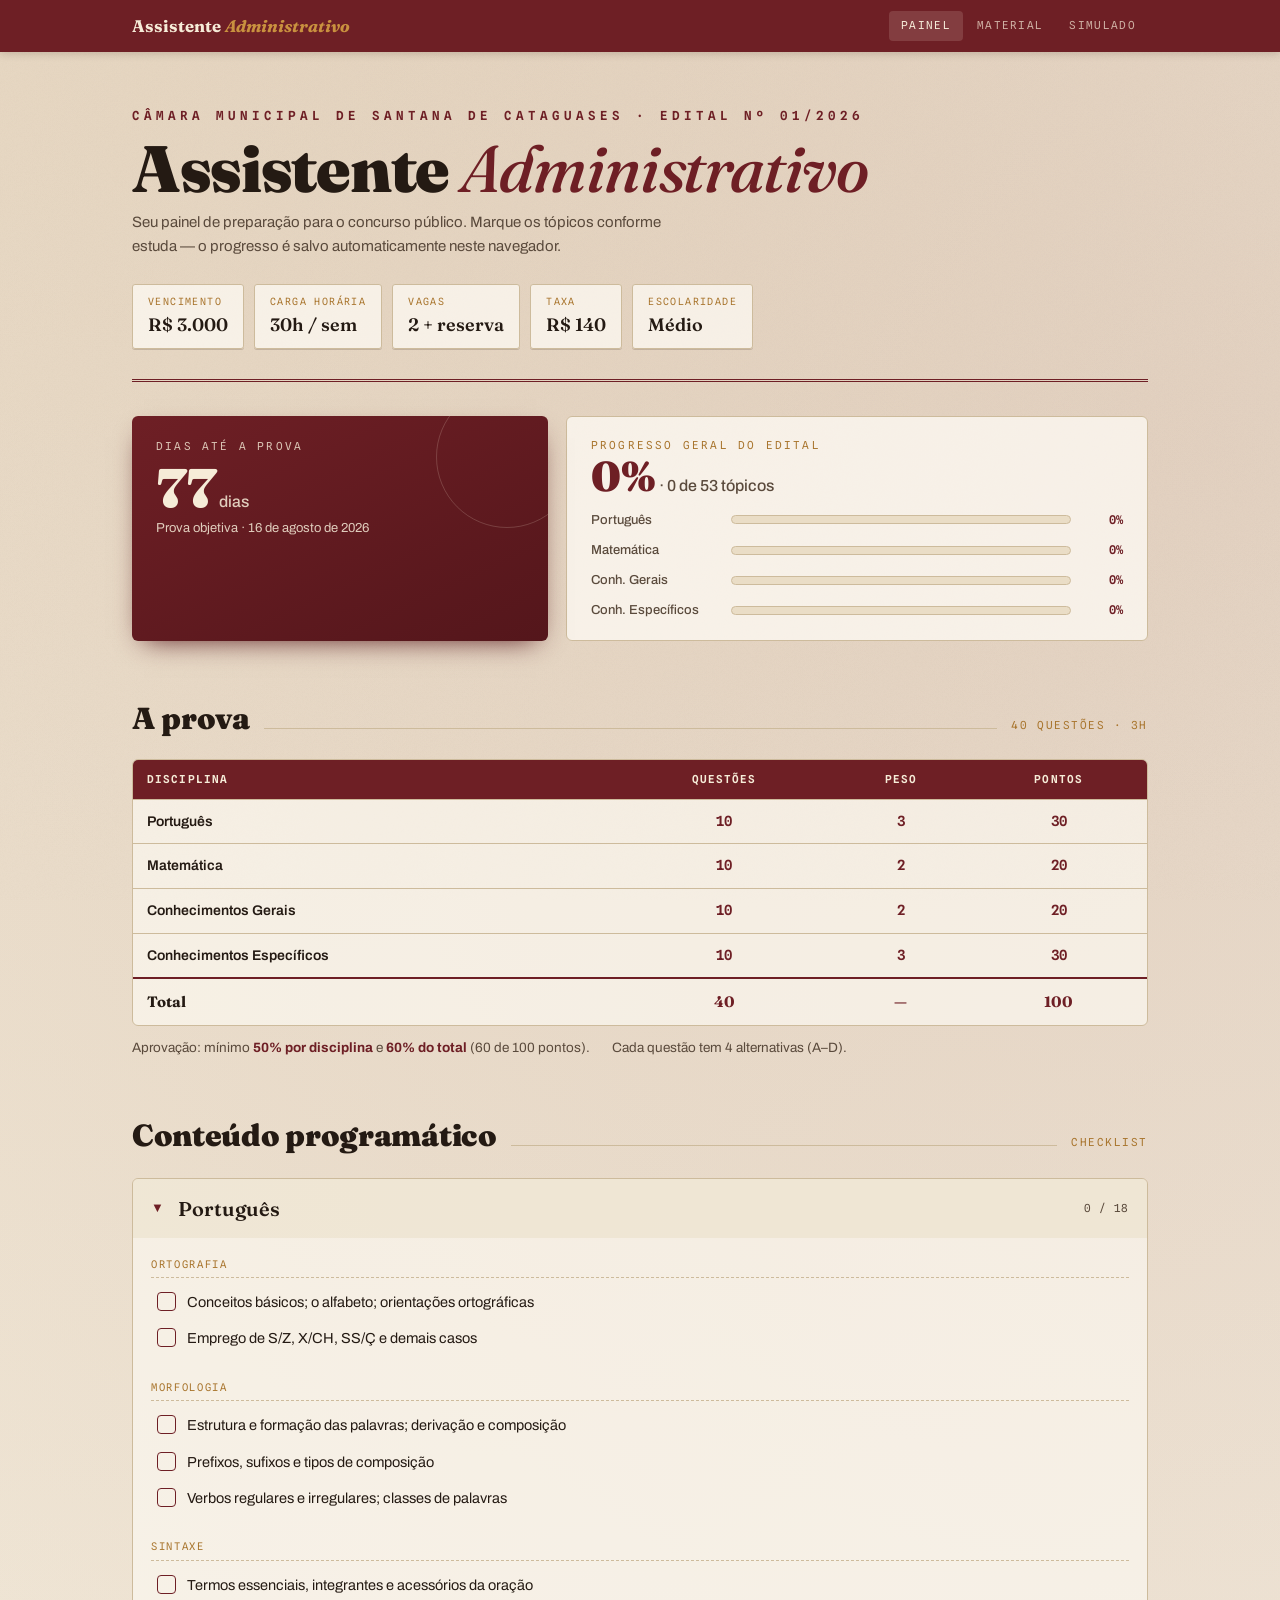
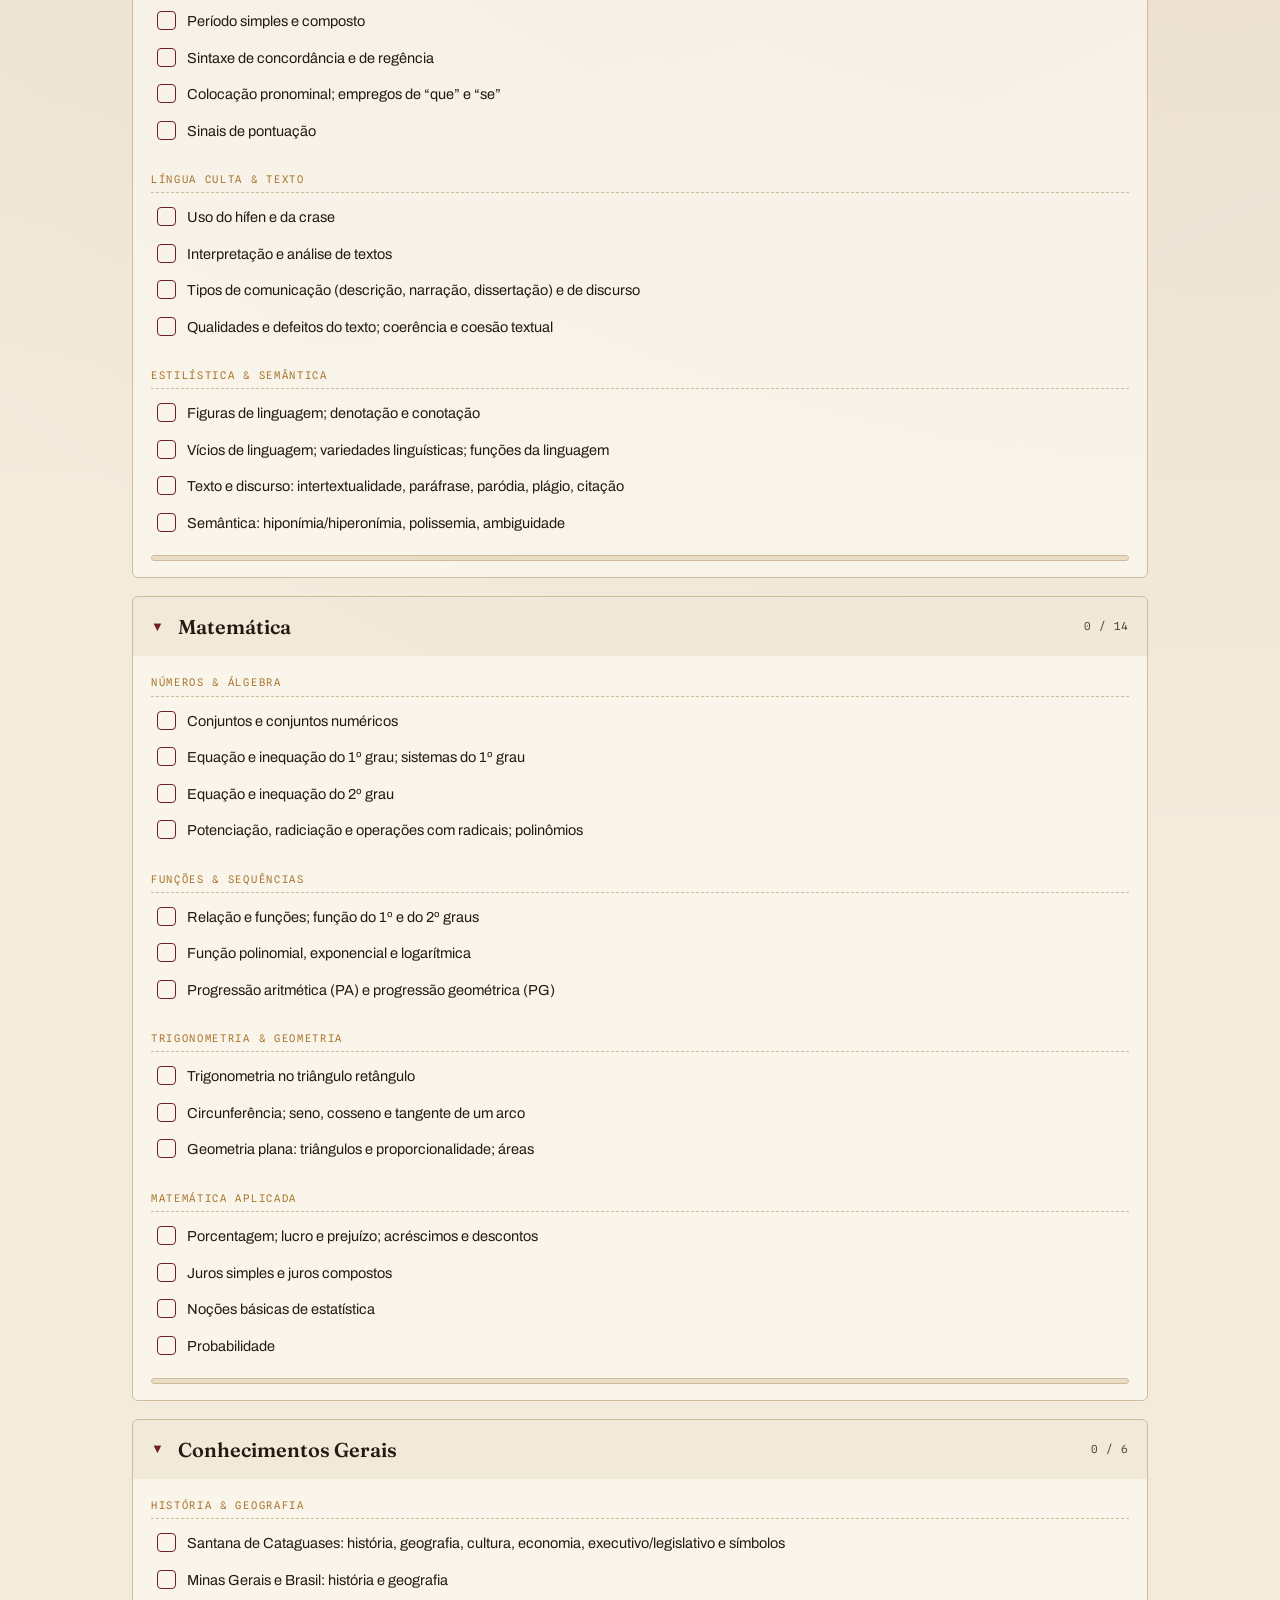
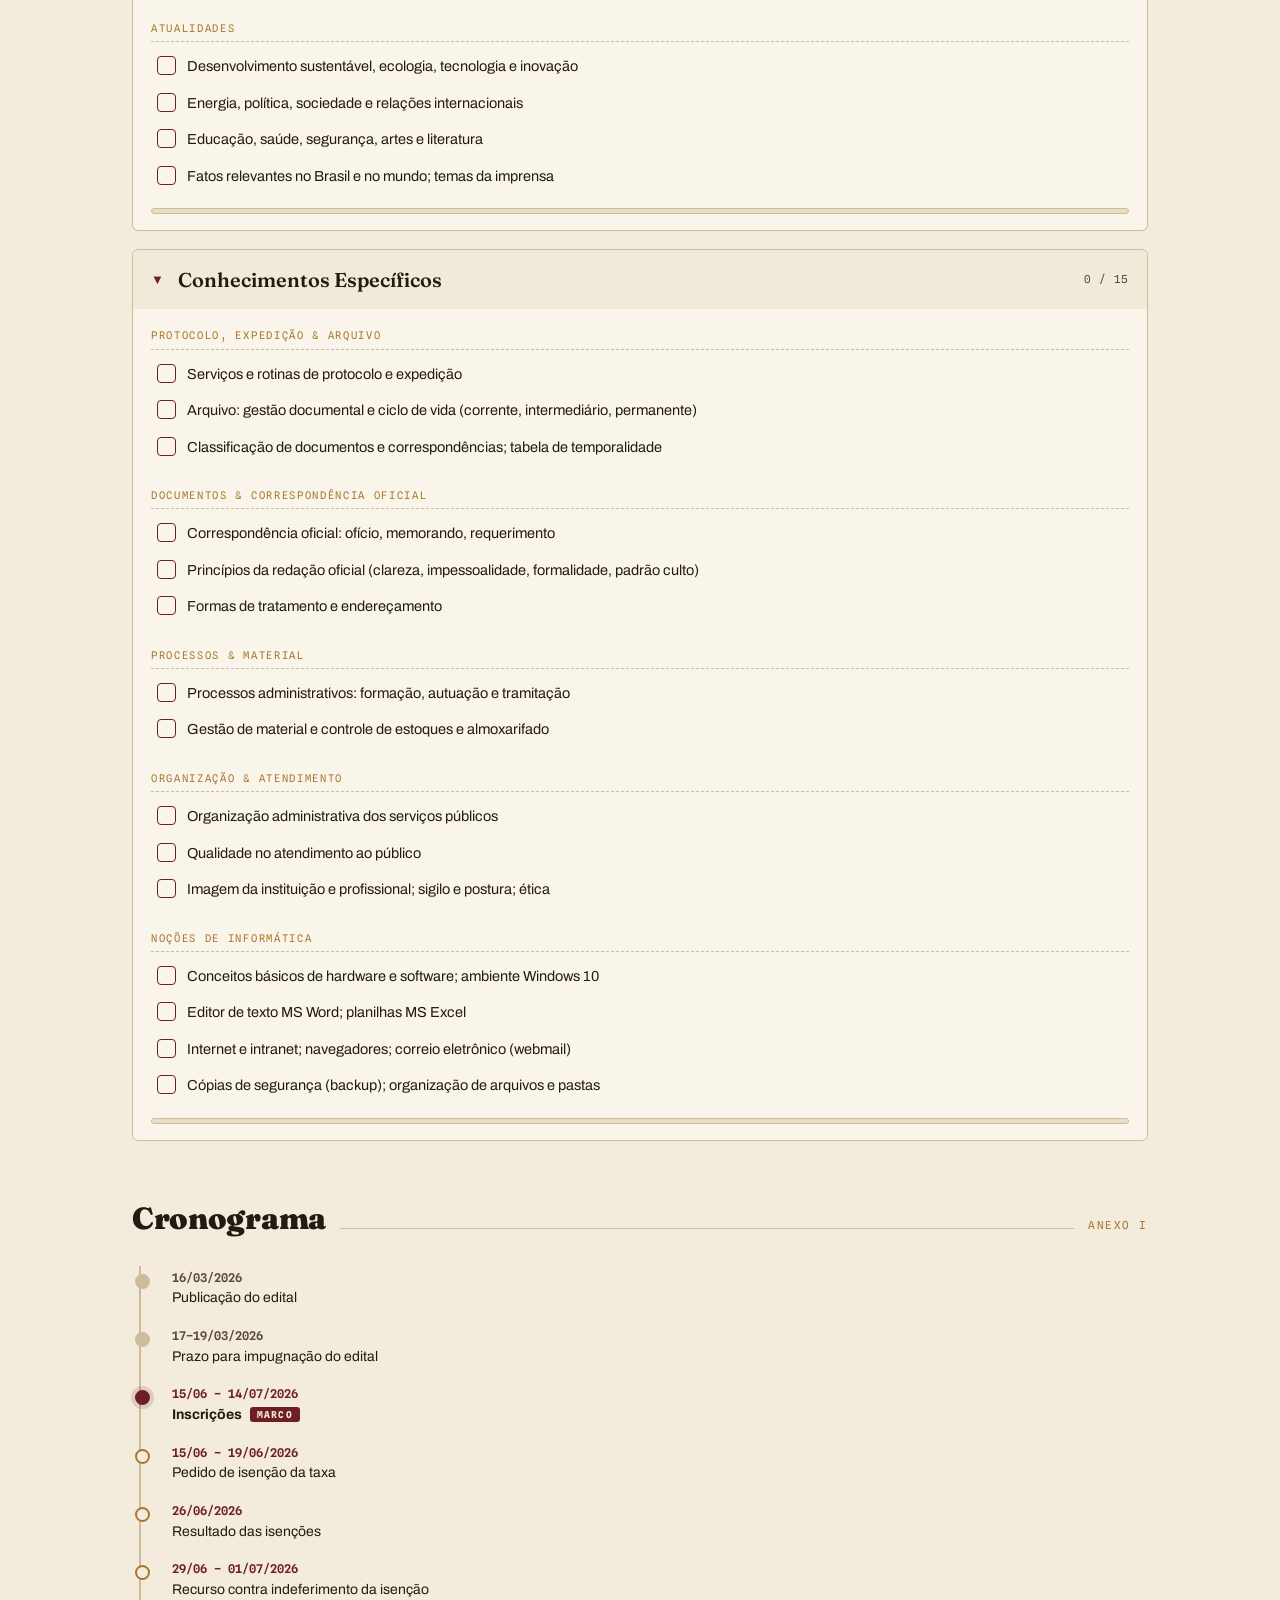
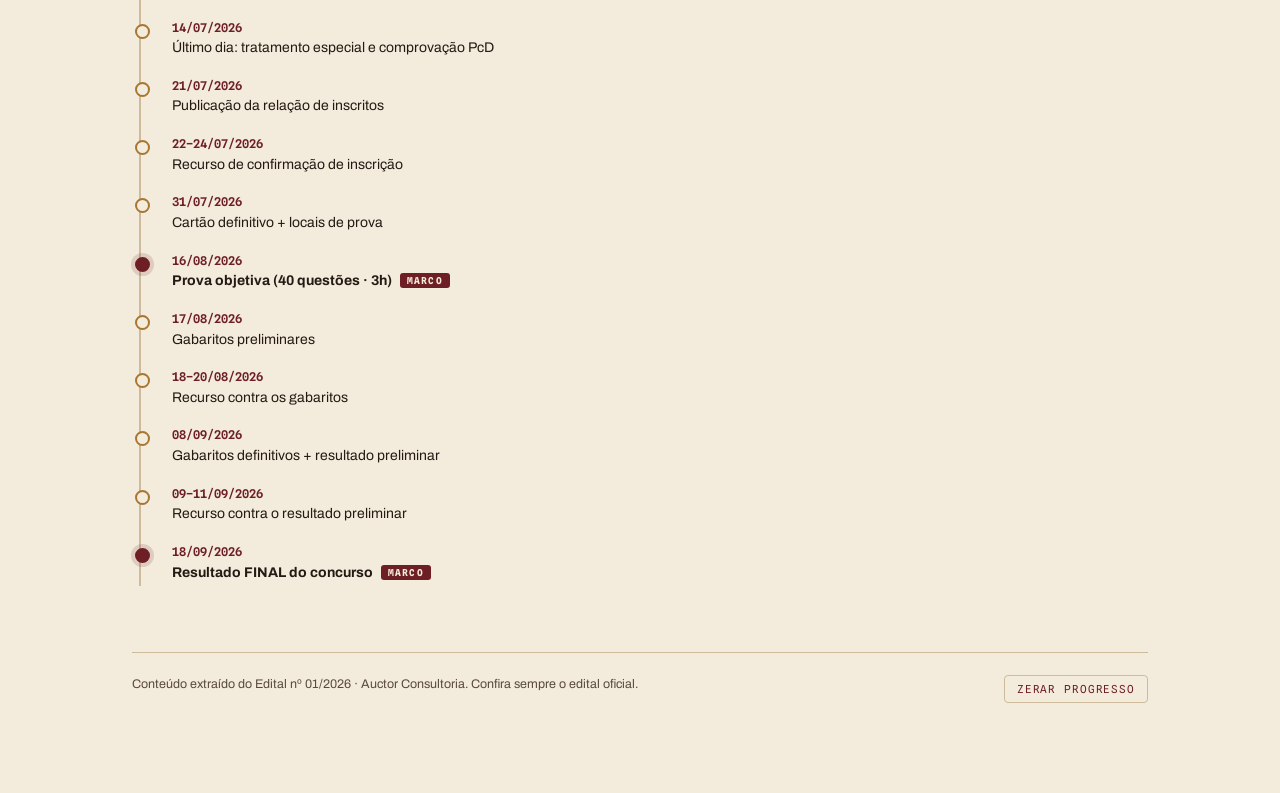
<file: index.html>
<!DOCTYPE html>
<html lang="pt-BR">
<head>
<meta charset="UTF-8">
<meta name="viewport" content="width=device-width, initial-scale=1.0">
<title>Dossiê de Estudos — Assistente Administrativo</title>
<link rel="preconnect" href="https://fonts.googleapis.com">
<link rel="preconnect" href="https://fonts.gstatic.com" crossorigin>
<link href="https://fonts.googleapis.com/css2?family=Fraunces:ital,opsz,wght@0,9..144,400;0,9..144,600;0,9..144,900;1,9..144,500&family=Archivo:wght@400;500;600;700&family=Spline+Sans+Mono:wght@400;600&display=swap" rel="stylesheet">
<link rel="stylesheet" href="css/shared.css">
<link rel="stylesheet" href="css/index.css">
</head>
<body>

<nav class="sitenav">
  <div class="nav-inner">
    <a href="index.html" class="nav-brand">Assistente <em>Administrativo</em></a>
    <div class="nav-links">
      <a href="index.html" class="active">Painel</a>
      <a href="material.html">Material</a>
      <a href="simulado.html">Simulado</a>
    </div>
  </div>
</nav>

<div class="wrap">

  <header class="anim">
    <div class="kicker">Câmara Municipal de Santana de Cataguases · Edital nº 01/2026</div>
    <h1>Assistente <em>Administrativo</em></h1>
    <p class="sub">Seu painel de preparação para o concurso público. Marque os tópicos conforme estuda — o progresso é salvo automaticamente neste navegador.</p>
    <div class="facts">
      <div class="fact"><span class="lbl">Vencimento</span><span class="val">R$ 3.000</span></div>
      <div class="fact"><span class="lbl">Carga horária</span><span class="val">30h / sem</span></div>
      <div class="fact"><span class="lbl">Vagas</span><span class="val">2 + reserva</span></div>
      <div class="fact"><span class="lbl">Taxa</span><span class="val">R$ 140</span></div>
      <div class="fact"><span class="lbl">Escolaridade</span><span class="val">Médio</span></div>
    </div>
  </header>

  <div class="band anim" style="animation-delay:.08s">
    <div class="panel">
      <div class="ttl">Dias até a prova</div>
      <div class="count" id="countNum">—<small> dias</small></div>
      <div class="date">Prova objetiva · 16 de agosto de 2026</div>
    </div>
    <div class="progress-panel">
      <div class="ttl">Progresso geral do edital</div>
      <div class="pct"><span id="pctNum">0</span>%<small id="pctCount"> · 0 de 0 tópicos</small></div>
      <div class="bars" id="discBars"></div>
    </div>
  </div>

  <!-- PROVA -->
  <div class="sec-head anim" style="animation-delay:.12s">
    <h2>A prova</h2><div class="rule"></div><div class="badge">40 questões · 3h</div>
  </div>
  <div class="prova anim" style="animation-delay:.12s">
    <table>
      <thead><tr><th>Disciplina</th><th class="num">Questões</th><th class="num">Peso</th><th class="num">Pontos</th></tr></thead>
      <tbody>
        <tr><td>Português</td><td class="num">10</td><td class="num">3</td><td class="num">30</td></tr>
        <tr><td>Matemática</td><td class="num">10</td><td class="num">2</td><td class="num">20</td></tr>
        <tr><td>Conhecimentos Gerais</td><td class="num">10</td><td class="num">2</td><td class="num">20</td></tr>
        <tr><td>Conhecimentos Específicos</td><td class="num">10</td><td class="num">3</td><td class="num">30</td></tr>
      </tbody>
      <tfoot><tr><td>Total</td><td class="num">40</td><td class="num">—</td><td class="num">100</td></tr></tfoot>
    </table>
  </div>
  <div class="rules">
    <span>Aprovação: mínimo <b>50% por disciplina</b> e <b>60% do total</b> (60 de 100 pontos).</span>
    <span>Cada questão tem 4 alternativas (A–D).</span>
  </div>

  <!-- CONTEÚDO -->
  <div class="sec-head anim" style="animation-delay:.16s">
    <h2>Conteúdo programático</h2><div class="rule"></div><div class="badge">Checklist</div>
  </div>
  <div id="content"></div>

  <!-- CRONOGRAMA -->
  <div class="sec-head anim" style="animation-delay:.2s">
    <h2>Cronograma</h2><div class="rule"></div><div class="badge">Anexo I</div>
  </div>
  <div class="timeline" id="timeline"></div>

  <footer>
    <span>Conteúdo extraído do Edital nº 01/2026 · Auctor Consultoria. Confira sempre o edital oficial.</span>
    <button class="reset" id="resetBtn">Zerar progresso</button>
  </footer>
</div>
<script src="js/index.js"></script>
</body>
</html>
</file>
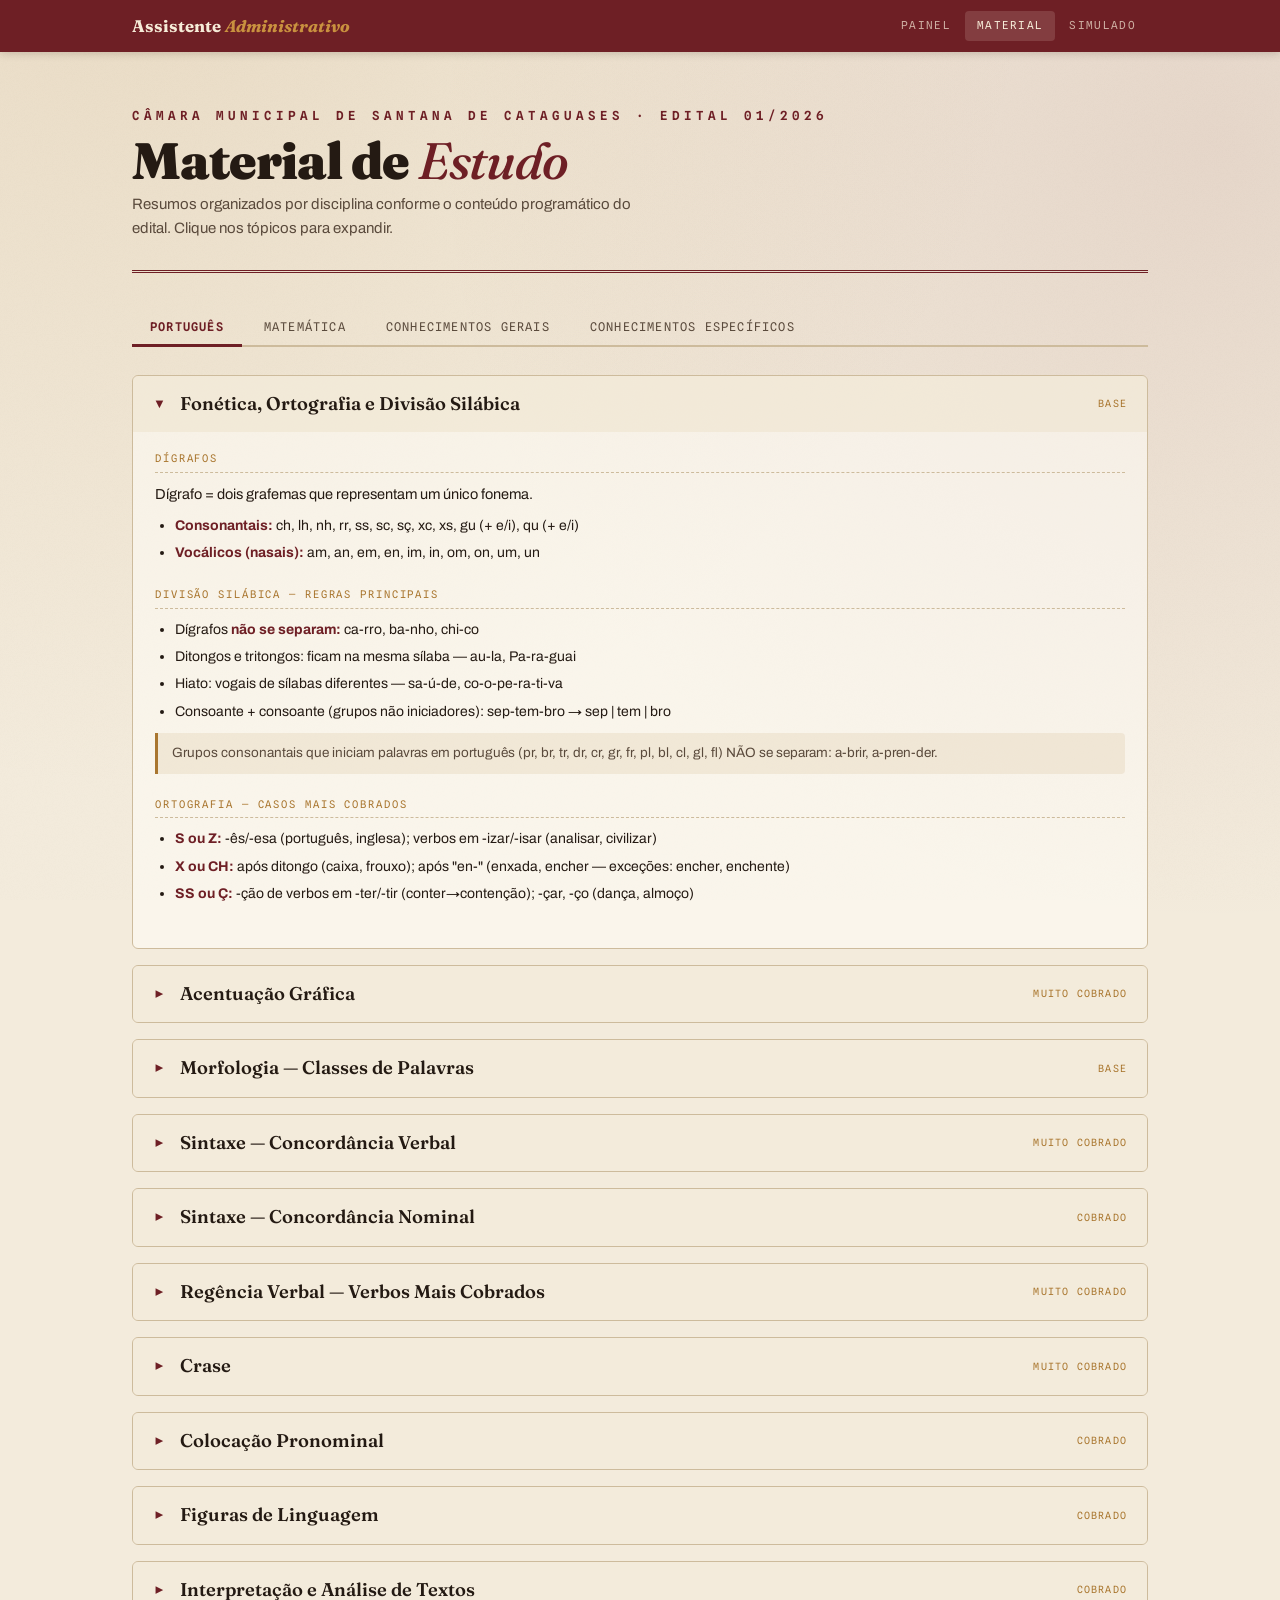
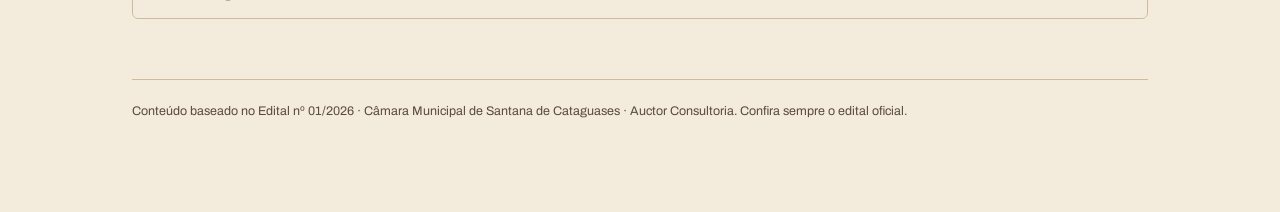
<file: material.html>
<!DOCTYPE html>
<html lang="pt-BR">
<head>
<meta charset="UTF-8">
<meta name="viewport" content="width=device-width, initial-scale=1.0">
<title>Material de Estudo — Assistente Administrativo</title>
<link rel="preconnect" href="https://fonts.googleapis.com">
<link rel="preconnect" href="https://fonts.gstatic.com" crossorigin>
<link href="https://fonts.googleapis.com/css2?family=Fraunces:ital,opsz,wght@0,9..144,400;0,9..144,600;0,9..144,900;1,9..144,500&family=Archivo:wght@400;500;600;700&family=Spline+Sans+Mono:wght@400;600&display=swap" rel="stylesheet">
<link rel="stylesheet" href="css/shared.css">
<link rel="stylesheet" href="css/material.css">
</head>
<body>

<nav class="sitenav">
  <div class="nav-inner">
    <a href="index.html" class="nav-brand">Assistente <em>Administrativo</em></a>
    <div class="nav-links">
      <a href="index.html">Painel</a>
      <a href="material.html" class="active">Material</a>
      <a href="simulado.html">Simulado</a>
    </div>
  </div>
</nav>

<div class="wrap">
  <header>
    <div class="kicker">Câmara Municipal de Santana de Cataguases · Edital 01/2026</div>
    <h1>Material de <em>Estudo</em></h1>
    <p class="sub">Resumos organizados por disciplina conforme o conteúdo programático do edital. Clique nos tópicos para expandir.</p>
  </header>

  <div class="tabs">
    <button class="tab-btn active" data-tab="port">Português</button>
    <button class="tab-btn" data-tab="mat">Matemática</button>
    <button class="tab-btn" data-tab="cg">Conhecimentos Gerais</button>
    <button class="tab-btn" data-tab="ce">Conhecimentos Específicos</button>
  </div>

  <!-- ==================== PORTUGUÊS ==================== -->
  <div class="tab-panel active" id="tab-port">

    <div class="acc open">
      <div class="acc-head"><span class="chev">▼</span><h3>Fonética, Ortografia e Divisão Silábica</h3><span class="badge">base</span></div>
      <div class="acc-body"><div class="acc-content">
        <div class="topic-section">
          <div class="topic-title">Dígrafos</div>
          <div class="content-block">
            <p>Dígrafo = dois grafemas que representam um único fonema.</p>
            <ul>
              <li><strong>Consonantais:</strong> ch, lh, nh, rr, ss, sc, sç, xc, xs, gu (+ e/i), qu (+ e/i)</li>
              <li><strong>Vocálicos (nasais):</strong> am, an, em, en, im, in, om, on, um, un</li>
            </ul>
          </div>
        </div>
        <div class="topic-section">
          <div class="topic-title">Divisão silábica — regras principais</div>
          <div class="content-block">
            <ul>
              <li>Dígrafos <strong>não se separam:</strong> ca-rro, ba-nho, chi-co</li>
              <li>Ditongos e tritongos: ficam na mesma sílaba — au-la, Pa-ra-guai</li>
              <li>Hiato: vogais de sílabas diferentes — sa-ú-de, co-o-pe-ra-ti-va</li>
              <li>Consoante + consoante (grupos não iniciadores): sep-tem-bro → sep | tem | bro</li>
            </ul>
            <div class="note">Grupos consonantais que iniciam palavras em português (pr, br, tr, dr, cr, gr, fr, pl, bl, cl, gl, fl) NÃO se separam: a-brir, a-pren-der.</div>
          </div>
        </div>
        <div class="topic-section">
          <div class="topic-title">Ortografia — casos mais cobrados</div>
          <div class="content-block">
            <ul>
              <li><strong>S ou Z:</strong> -ês/-esa (português, inglesa); verbos em -izar/-isar (analisar, civilizar)</li>
              <li><strong>X ou CH:</strong> após ditongo (caixa, frouxo); após "en-" (enxada, encher — exceções: encher, enchente)</li>
              <li><strong>SS ou Ç:</strong> -ção de verbos em -ter/-tir (conter→contenção); -çar, -ço (dança, almoço)</li>
            </ul>
          </div>
        </div>
      </div></div>
    </div>

    <div class="acc">
      <div class="acc-head"><span class="chev">▼</span><h3>Acentuação Gráfica</h3><span class="badge">muito cobrado</span></div>
      <div class="acc-body"><div class="acc-content">
        <div class="content-block">
          <table class="mat">
            <thead><tr><th>Tipo</th><th>Regra</th><th>Exemplos</th></tr></thead>
            <tbody>
              <tr><td><strong>Proparoxítonas</strong></td><td>SEMPRE acentuadas</td><td>lógico, público, médico, câmara</td></tr>
              <tr><td><strong>Paroxítonas</strong></td><td>Acentuadas quando terminam em: r, l, n, x, ps, ã(s), ão(s), ei(s), us, um, uns, ditongo</td><td>caráter, fácil, hífen, tórax, bíceps, ímã, órgão</td></tr>
              <tr><td><strong>Oxítonas</strong></td><td>Terminadas em a(s), e(s), o(s), em, ens + ditongos abertos éi, éu, ói</td><td>sofá, café, avó, também, herói</td></tr>
            </tbody>
          </table>
          <div class="alert"><strong>Acordo Ortográfico 2009 — mudanças:</strong>
            <ul style="margin-top:6px">
              <li>Eliminou o trema (ü) — exceto nomes próprios estrangeiros</li>
              <li>Suprimiu acento diferencial em: <em>para/pára, pelo/pêlo, polo/pólo</em> (verbos vs substantivos)</li>
              <li>Eliminou acento em ditongos EI e OI tônicos em paroxítonas: <em>ideia, assembleia, jiboia</em> (sem acento)</li>
              <li><em>Herói, chapéu, anéis</em> — mantêm acento (oxítonas)</li>
            </ul>
          </div>
        </div>
      </div></div>
    </div>

    <div class="acc">
      <div class="acc-head"><span class="chev">▼</span><h3>Morfologia — Classes de Palavras</h3><span class="badge">base</span></div>
      <div class="acc-body"><div class="acc-content">
        <div class="content-block">
          <table class="mat">
            <thead><tr><th>Classe</th><th>Definição resumida</th><th>Exemplos</th></tr></thead>
            <tbody>
              <tr><td>Substantivo</td><td>Nomeia seres, objetos, sentimentos, lugares</td><td>servidor, câmara, eficiência</td></tr>
              <tr><td>Adjetivo</td><td>Caracteriza o substantivo</td><td>público, legislativo, honesto</td></tr>
              <tr><td>Artigo</td><td>Define ou indefine o substantivo</td><td>o, a, um, uma</td></tr>
              <tr><td>Pronome</td><td>Substitui ou determina o substantivo</td><td>ele, seu, este, quem</td></tr>
              <tr><td>Numeral</td><td>Indica quantidade ou ordem</td><td>dois, terceiro, ambos</td></tr>
              <tr><td>Verbo</td><td>Indica ação, estado ou fenômeno</td><td>legislar, ser, haver</td></tr>
              <tr><td>Advérbio</td><td>Modifica verbo, adjetivo ou outro advérbio</td><td>sempre, muito, não</td></tr>
              <tr><td>Preposição</td><td>Liga termos com relação de dependência</td><td>de, em, para, a, com</td></tr>
              <tr><td>Conjunção</td><td>Liga orações ou termos de mesma função</td><td>e, mas, porque, embora</td></tr>
              <tr><td>Interjeição</td><td>Expressa emoções</td><td>Oh!, Parabéns!, Silêncio!</td></tr>
            </tbody>
          </table>
        </div>
        <div class="topic-section">
          <div class="topic-title">Formação de palavras</div>
          <div class="content-block">
            <ul>
              <li><strong>Derivação prefixal:</strong> des + honra = desonra | in + capaz = incapaz</li>
              <li><strong>Derivação sufixal:</strong> legal + idade = legalidade | fiel + mente = fielmente</li>
              <li><strong>Composição por justaposição:</strong> guarda-chuva, passatempo</li>
              <li><strong>Composição por aglutinação:</strong> planalto (plano+alto), fidalgo (filho+de+algo)</li>
            </ul>
          </div>
        </div>
      </div></div>
    </div>

    <div class="acc">
      <div class="acc-head"><span class="chev">▼</span><h3>Sintaxe — Concordância Verbal</h3><span class="badge">muito cobrado</span></div>
      <div class="acc-body"><div class="acc-content">
        <div class="content-block">
          <p><strong>Regra geral:</strong> o verbo concorda em número e pessoa com o sujeito.</p>
          <div class="topic-title" style="margin-top:14px">Casos especiais cobrados em prova</div>
          <ul>
            <li><strong>Verbos impessoais</strong> (haver = existir, fazer = tempo, ser = hora) → sempre singular: <em>Faz dois anos · Há muitos problemas · São 10h</em></li>
            <li><strong>"A maioria de…"</strong> → concorda com o núcleo (singular) ou atrativamente com o adjunto: <em>A maioria dos servidores compareceu</em> (preferível)</li>
            <li><strong>Sujeito composto antes do verbo</strong> → plural: <em>O prefeito e o vereador assinaram</em></li>
            <li><strong>Sujeito composto depois do verbo</strong> → pode concordar com o mais próximo: <em>Assinou o prefeito e o secretário</em></li>
            <li><strong>Sujeito coletivo</strong> → singular: <em>A comissão decidiu</em></li>
            <li><strong>Pronomes relativos (quem, que)</strong>: retomam o antecedente → <em>Fui eu que errei / Fomos nós que erramos</em></li>
          </ul>
        </div>
      </div></div>
    </div>

    <div class="acc">
      <div class="acc-head"><span class="chev">▼</span><h3>Sintaxe — Concordância Nominal</h3><span class="badge">cobrado</span></div>
      <div class="acc-body"><div class="acc-content">
        <div class="content-block">
          <ul>
            <li>Adjetivo predicativo com <strong>vários substantivos de gêneros diferentes</strong> → masculino plural: <em>A lei e o decreto foram claros</em></li>
            <li>Adjetivo atributivo antes dos substantivos → concorda com o mais próximo: <em>Novo projeto e plano</em></li>
            <li><strong>"Obrigado/a"</strong> → concorda com o falante (não com o ouvinte)</li>
            <li><strong>"Mesmo/próprio/só"</strong> → concordam com o sujeito</li>
            <li><strong>"Menos/alerta/pseudo"</strong> → invariáveis</li>
            <li><strong>"Bastante(s)"</strong> → varia como adjetivo; não varia como advérbio</li>
          </ul>
        </div>
      </div></div>
    </div>

    <div class="acc">
      <div class="acc-head"><span class="chev">▼</span><h3>Regência Verbal — Verbos Mais Cobrados</h3><span class="badge">muito cobrado</span></div>
      <div class="acc-body"><div class="acc-content">
        <div class="content-block">
          <table class="mat">
            <thead><tr><th>Verbo</th><th>Sentido</th><th>Regência</th><th>Exemplo correto</th></tr></thead>
            <tbody>
              <tr><td>Assistir</td><td>ver / presenciar</td><td>indireto (a)</td><td>Assistiu <em>à</em> sessão</td></tr>
              <tr><td>Assistir</td><td>ajudar</td><td>direto</td><td>O médico assistiu o paciente</td></tr>
              <tr><td>Aspirar</td><td>almejar</td><td>indireto (a)</td><td>Aspira <em>ao</em> cargo</td></tr>
              <tr><td>Obedecer</td><td>—</td><td>indireto (a)</td><td>Obedeceu <em>às</em> normas</td></tr>
              <tr><td>Visar</td><td>ter como objetivo</td><td>indireto (a)</td><td>Visa <em>ao</em> bem comum</td></tr>
              <tr><td>Visar</td><td>mirar / rubricar</td><td>direto</td><td>Visou o documento</td></tr>
              <tr><td>Preferir</td><td>—</td><td>indireto (a)</td><td>Prefere estudar <em>a</em> procrastinar</td></tr>
              <tr><td>Implicar</td><td>acarretar</td><td>direto</td><td>Implica responsabilidade</td></tr>
              <tr><td>Pagar/perdoar</td><td>à pessoa</td><td>indireto (a)</td><td>Pagou <em>ao</em> fornecedor</td></tr>
            </tbody>
          </table>
        </div>
      </div></div>
    </div>

    <div class="acc">
      <div class="acc-head"><span class="chev">▼</span><h3>Crase</h3><span class="badge">muito cobrado</span></div>
      <div class="acc-body"><div class="acc-content">
        <div class="content-block">
          <p>Crase = fusão da preposição <strong>a</strong> + artigo definido <strong>a</strong> (ou pronome demonstrativo <strong>a/aquela/aquele</strong>).</p>
          <div class="alert"><strong>Proibida antes de:</strong>
            <ul style="margin-top:6px">
              <li>Substantivos masculinos: <em>a pé, a pedido</em></li>
              <li>Verbos: <em>começou a falar</em></li>
              <li>Pronomes do caso reto: <em>a ele, a ela, a nós</em></li>
              <li>Artigo indefinido: <em>a uma reunião</em></li>
              <li>Pronome de tratamento (exceto "a senhora"): <em>a Vossa Excelência</em></li>
            </ul>
          </div>
          <div class="note"><strong>Obrigatória antes de:</strong> substantivos femininos que admitem artigo definido: <em>à câmara, à sessão, às terças-feiras</em>.<br>
          <strong>Teste:</strong> substitua por substantivo masculino — se precisar de "ao", usa crase no feminino.</div>
          <ul style="margin-top:10px">
            <li><strong>Facultativa</strong> antes de possessivos femininos: <em>Entreguei o ofício à/a sua secretária</em></li>
            <li><strong>Locuções adverbiais/prepositivas femininas:</strong> sempre com crase — <em>à tarde, à medida que, à proporção que</em></li>
          </ul>
        </div>
      </div></div>
    </div>

    <div class="acc">
      <div class="acc-head"><span class="chev">▼</span><h3>Colocação Pronominal</h3><span class="badge">cobrado</span></div>
      <div class="acc-body"><div class="acc-content">
        <div class="content-block">
          <table class="mat">
            <thead><tr><th>Posição</th><th>Quando usar</th><th>Exemplo</th></tr></thead>
            <tbody>
              <tr><td><strong>Próclise</strong> (antes)</td><td>Palavras atrativas: não, nunca, jamais, nenhum, tudo, todos, muito, pronomes relativos, conjunções subordinativas, advérbios</td><td><em>Não me disse nada · Jamais lhe contei</em></td></tr>
              <tr><td><strong>Ênclise</strong> (depois)</td><td>Início de oração sem palavra atrativa, imperativo afirmativo, verbo no infinitivo impessoal</td><td><em>Disse-me a verdade · Fala-se muito</em></td></tr>
              <tr><td><strong>Mesóclise</strong> (no meio)</td><td>Futuro do presente e futuro do pretérito (sem palavra atrativa)</td><td><em>Informar-me-á amanhã</em></td></tr>
            </tbody>
          </table>
          <div class="alert"><strong>Em início absoluto de oração NÃO se usa pronome oblíquo átono.</strong> "Me diga" e "Te vi" são incorretos na norma culta escrita.</div>
        </div>
      </div></div>
    </div>

    <div class="acc">
      <div class="acc-head"><span class="chev">▼</span><h3>Figuras de Linguagem</h3><span class="badge">cobrado</span></div>
      <div class="acc-body"><div class="acc-content">
        <div class="content-block">
          <table class="mat">
            <thead><tr><th>Figura</th><th>Definição</th><th>Exemplo</th></tr></thead>
            <tbody>
              <tr><td>Metáfora</td><td>Comparação implícita (sem conectivo)</td><td><em>O servidor é uma engrenagem do Estado</em></td></tr>
              <tr><td>Comparação/Símile</td><td>Comparação explícita (com "como", "tal qual")</td><td><em>Trabalha como uma máquina</em></td></tr>
              <tr><td>Metonímia</td><td>Substituição por contiguidade (parte/todo, continente/conteúdo)</td><td><em>Leu Machado de Assis</em> (a obra)</td></tr>
              <tr><td>Personificação</td><td>Atribui características humanas a seres inanimados</td><td><em>A lei fala por si mesma</em></td></tr>
              <tr><td>Hipérbole</td><td>Exagero expressivo</td><td><em>Estou morrendo de trabalhar</em></td></tr>
              <tr><td>Eufemismo</td><td>Suavização de ideia desagradável</td><td><em>Ele nos deixou</em> (morreu)</td></tr>
              <tr><td>Antítese</td><td>Oposição de ideias</td><td><em>O público e o privado</em></td></tr>
              <tr><td>Paradoxo</td><td>Contradição aparente</td><td><em>Sou tão pobre que só tenho dinheiro</em></td></tr>
              <tr><td>Anáfora</td><td>Repetição de termo no início de frases</td><td><em>Transparência, transparência, transparência</em></td></tr>
              <tr><td>Elipse</td><td>Omissão de termo recuperável</td><td><em>[Nós] Aprovamos o projeto</em></td></tr>
            </tbody>
          </table>
        </div>
      </div></div>
    </div>

    <div class="acc">
      <div class="acc-head"><span class="chev">▼</span><h3>Interpretação e Análise de Textos</h3><span class="badge">cobrado</span></div>
      <div class="acc-body"><div class="acc-content">
        <div class="content-block">
          <div class="topic-title">Estratégias de interpretação</div>
          <ul>
            <li>Leia o enunciado da questão <strong>antes</strong> do texto para saber o que buscar</li>
            <li>Respostas devem estar fundamentadas no texto — evite inferências excessivas</li>
            <li>Atenção a expressões modalizadoras: "pode", "sempre", "jamais", "necessariamente"</li>
            <li>Distratores comuns: alternativas que contradizem o texto, generalizam demais ou afirmam o oposto</li>
          </ul>
          <div class="topic-title" style="margin-top:14px">Coesão e coerência</div>
          <ul>
            <li><strong>Coesão:</strong> conexão gramatical entre palavras/frases (uso de pronomes, conjunções, elipses)</li>
            <li><strong>Coerência:</strong> unidade de sentido, sem contradições ou incoerências lógicas</li>
          </ul>
          <div class="topic-title" style="margin-top:14px">Conectivos mais cobrados</div>
          <table class="mat">
            <thead><tr><th>Sentido</th><th>Exemplos</th></tr></thead>
            <tbody>
              <tr><td>Adição</td><td>e, além disso, também, não só… mas também</td></tr>
              <tr><td>Oposição/adversidade</td><td>mas, porém, contudo, entretanto, todavia, no entanto</td></tr>
              <tr><td>Conclusão</td><td>portanto, logo, assim, por conseguinte, então</td></tr>
              <tr><td>Causa</td><td>porque, pois, uma vez que, já que, visto que</td></tr>
              <tr><td>Concessão</td><td>embora, ainda que, mesmo que, apesar de</td></tr>
              <tr><td>Condição</td><td>se, caso, desde que, a não ser que</td></tr>
            </tbody>
          </table>
        </div>
      </div></div>
    </div>

  </div><!-- /tab-port -->

  <!-- ==================== MATEMÁTICA ==================== -->
  <div class="tab-panel" id="tab-mat">

    <div class="acc open">
      <div class="acc-head"><span class="chev">▼</span><h3>Porcentagem e Matemática Financeira</h3><span class="badge">muito cobrado</span></div>
      <div class="acc-body"><div class="acc-content">
        <div class="content-block">
          <div class="topic-title">Porcentagem</div>
          <ul>
            <li><strong>x% de um valor:</strong> multiplique pela fração decimal — 15% de 200 = 0,15 × 200 = 30</li>
            <li><strong>Acréscimo de x%:</strong> multiplique por (1 + x/100) — aumento de 10% → × 1,10</li>
            <li><strong>Desconto de x%:</strong> multiplique por (1 − x/100) — desconto de 20% → × 0,80</li>
            <li><strong>Aumentos/descontos sucessivos</strong> NÃO se somam: +10% e depois −10% → 1,10 × 0,90 = 0,99 (perde 1%)</li>
          </ul>
          <div class="topic-title" style="margin-top:14px">Lucro e prejuízo</div>
          <ul>
            <li><strong>Lucro sobre o custo:</strong> L = (Venda − Custo) / Custo</li>
            <li><strong>Lucro sobre a venda:</strong> L = (Venda − Custo) / Venda</li>
          </ul>
          <div class="topic-title" style="margin-top:14px">Juros simples × juros compostos</div>
          <table class="mat">
            <thead><tr><th>Tipo</th><th>Fórmula</th><th>Característica</th></tr></thead>
            <tbody>
              <tr><td><strong>Simples</strong></td><td>J = C · i · t &nbsp;|&nbsp; M = C(1 + i·t)</td><td>Juros sempre sobre o capital inicial (crescimento linear)</td></tr>
              <tr><td><strong>Composto</strong></td><td>M = C(1 + i)<sup>t</sup></td><td>Juros sobre juros (crescimento exponencial)</td></tr>
            </tbody>
          </table>
          <div class="note">C = capital, i = taxa (em decimal), t = tempo, J = juros, M = montante. A taxa e o tempo devem estar na <strong>mesma unidade</strong> (ex.: taxa ao mês com tempo em meses).</div>
        </div>
      </div></div>
    </div>

    <div class="acc">
      <div class="acc-head"><span class="chev">▼</span><h3>Razão, Proporção e Regra de Três</h3><span class="badge">cobrado</span></div>
      <div class="acc-body"><div class="acc-content">
        <div class="content-block">
          <ul>
            <li><strong>Razão:</strong> comparação entre duas grandezas por divisão (a/b)</li>
            <li><strong>Proporção:</strong> igualdade entre duas razões (a/b = c/d) → propriedade fundamental: a·d = b·c</li>
            <li><strong>Regra de três simples direta:</strong> grandezas aumentam juntas — monte a proporção e multiplique em cruz</li>
            <li><strong>Regra de três simples inversa:</strong> uma aumenta e a outra diminui (ex.: mais operários, menos tempo) — inverta uma das razões</li>
            <li><strong>Regra de três composta:</strong> três ou mais grandezas; analise cada uma como direta ou inversa em relação à incógnita</li>
          </ul>
        </div>
      </div></div>
    </div>

    <div class="acc">
      <div class="acc-head"><span class="chev">▼</span><h3>Equações e Funções (1º e 2º graus)</h3><span class="badge">base</span></div>
      <div class="acc-body"><div class="acc-content">
        <div class="content-block">
          <div class="topic-title">Equação do 1º grau</div>
          <p>Forma ax + b = 0 (a ≠ 0) → x = −b/a. Resolve-se isolando a incógnita.</p>
          <div class="topic-title" style="margin-top:14px">Equação do 2º grau — Bhaskara</div>
          <p>ax² + bx + c = 0 → Δ = b² − 4ac &nbsp;e&nbsp; x = (−b ± √Δ) / 2a</p>
          <ul>
            <li>Δ &gt; 0 → duas raízes reais distintas</li>
            <li>Δ = 0 → uma raiz real (dupla)</li>
            <li>Δ &lt; 0 → não há raiz real</li>
            <li><strong>Soma das raízes:</strong> −b/a &nbsp;|&nbsp; <strong>Produto:</strong> c/a</li>
          </ul>
          <div class="topic-title" style="margin-top:14px">Funções</div>
          <table class="mat">
            <thead><tr><th>Função</th><th>Forma</th><th>Gráfico</th></tr></thead>
            <tbody>
              <tr><td>1º grau (afim)</td><td>f(x) = ax + b</td><td>Reta; a = inclinação, b = onde corta o eixo y</td></tr>
              <tr><td>2º grau (quadrática)</td><td>f(x) = ax² + bx + c</td><td>Parábola; concavidade para cima se a &gt; 0; vértice em x = −b/2a</td></tr>
              <tr><td>Exponencial</td><td>f(x) = a<sup>x</sup></td><td>Crescente se a &gt; 1; decrescente se 0 &lt; a &lt; 1</td></tr>
              <tr><td>Logarítmica</td><td>f(x) = log<sub>a</sub> x</td><td>Inversa da exponencial</td></tr>
            </tbody>
          </table>
        </div>
      </div></div>
    </div>

    <div class="acc">
      <div class="acc-head"><span class="chev">▼</span><h3>Progressões (PA e PG)</h3><span class="badge">cobrado</span></div>
      <div class="acc-body"><div class="acc-content">
        <div class="content-block">
          <table class="mat">
            <thead><tr><th>—</th><th>PA (aritmética)</th><th>PG (geométrica)</th></tr></thead>
            <tbody>
              <tr><td>Definição</td><td>Soma uma razão fixa <em>r</em></td><td>Multiplica por uma razão fixa <em>q</em></td></tr>
              <tr><td>Termo geral</td><td>a<sub>n</sub> = a<sub>1</sub> + (n−1)·r</td><td>a<sub>n</sub> = a<sub>1</sub> · q<sup>n−1</sup></td></tr>
              <tr><td>Soma dos n termos</td><td>S<sub>n</sub> = (a<sub>1</sub> + a<sub>n</sub>)·n / 2</td><td>S<sub>n</sub> = a<sub>1</sub>·(q<sup>n</sup> − 1)/(q − 1)</td></tr>
            </tbody>
          </table>
        </div>
      </div></div>
    </div>

    <div class="acc">
      <div class="acc-head"><span class="chev">▼</span><h3>Geometria Plana e Trigonometria</h3><span class="badge">cobrado</span></div>
      <div class="acc-body"><div class="acc-content">
        <div class="content-block">
          <div class="topic-title">Áreas das principais figuras</div>
          <table class="mat">
            <thead><tr><th>Figura</th><th>Área</th><th>Perímetro</th></tr></thead>
            <tbody>
              <tr><td>Quadrado</td><td>l²</td><td>4l</td></tr>
              <tr><td>Retângulo</td><td>b · h</td><td>2(b + h)</td></tr>
              <tr><td>Triângulo</td><td>(b · h) / 2</td><td>soma dos lados</td></tr>
              <tr><td>Círculo</td><td>π · r²</td><td>2 · π · r (comprimento)</td></tr>
            </tbody>
          </table>
          <div class="topic-title" style="margin-top:14px">Triângulo retângulo</div>
          <ul>
            <li><strong>Teorema de Pitágoras:</strong> hipotenusa² = cateto² + cateto²</li>
            <li><strong>seno</strong> = cateto oposto / hipotenusa</li>
            <li><strong>cosseno</strong> = cateto adjacente / hipotenusa</li>
            <li><strong>tangente</strong> = cateto oposto / cateto adjacente</li>
          </ul>
          <table class="mat" style="margin-top:10px">
            <thead><tr><th>Ângulo</th><th>30°</th><th>45°</th><th>60°</th></tr></thead>
            <tbody>
              <tr><td>seno</td><td>1/2</td><td>√2/2</td><td>√3/2</td></tr>
              <tr><td>cosseno</td><td>√3/2</td><td>√2/2</td><td>1/2</td></tr>
              <tr><td>tangente</td><td>√3/3</td><td>1</td><td>√3</td></tr>
            </tbody>
          </table>
        </div>
      </div></div>
    </div>

    <div class="acc">
      <div class="acc-head"><span class="chev">▼</span><h3>Estatística e Probabilidade</h3><span class="badge">cobrado</span></div>
      <div class="acc-body"><div class="acc-content">
        <div class="content-block">
          <div class="topic-title">Medidas estatísticas</div>
          <ul>
            <li><strong>Média aritmética:</strong> soma dos valores ÷ quantidade de valores</li>
            <li><strong>Mediana:</strong> valor central com os dados em ordem (se par, média dos dois centrais)</li>
            <li><strong>Moda:</strong> valor que mais se repete</li>
          </ul>
          <div class="topic-title" style="margin-top:14px">Probabilidade</div>
          <p>P(evento) = casos favoráveis / casos possíveis. Resultado sempre entre 0 e 1 (ou 0% a 100%).</p>
          <div class="note">Ex.: ao lançar um dado, P(número par) = 3/6 = 1/2 = 50%.</div>
        </div>
      </div></div>
    </div>

  </div><!-- /tab-mat -->

  <!-- ==================== CONHECIMENTOS GERAIS ==================== -->
  <div class="tab-panel" id="tab-cg">

    <div class="acc open">
      <div class="acc-head"><span class="chev">▼</span><h3>Santana de Cataguases</h3><span class="badge">específico</span></div>
      <div class="acc-body"><div class="acc-content">
        <div class="content-block">
          <ul>
            <li><strong>Estado:</strong> Minas Gerais &nbsp;·&nbsp; <strong>Mesorregião:</strong> Zona da Mata &nbsp;·&nbsp; <strong>Microrregião:</strong> Cataguases</li>
            <li><strong>Gentílico:</strong> santanense</li>
            <li><strong>Código IBGE:</strong> 3158409</li>
            <li><strong>Origem do município:</strong> desmembrado de Cataguases</li>
            <li><strong>Economia:</strong> agropecuária (especialmente laticínios e criação de gado), pequenas agroindústrias</li>
            <li><strong>Símbolos municipais:</strong> bandeira e brasão aprovados pela Câmara Municipal</li>
          </ul>
          <div class="note">Em provas de concursos municipais, a história local, a lei orgânica e a estrutura de poder do município são temas recorrentes. Consulte o site da Câmara para detalhes do regimento interno.</div>
        </div>
        <div class="topic-section">
          <div class="topic-title">Histórico e formação administrativa (IBGE)</div>
          <div class="content-block">
            <ul>
              <li><strong>Origem:</strong> o município nasceu do antigo arraial formado nos arredores da <strong>capela de Santana</strong>, filiada à matriz de Cataguases.</li>
              <li>O povoado <strong>tornou-se distrito em 1882</strong>; cerca de dez anos depois, a abertura de ruas e a drenagem de um terreno pantanoso impulsionaram seu desenvolvimento.</li>
              <li><strong>Criação do distrito:</strong> Lei Provincial nº 3442, de 28/09/1887, e Lei Estadual nº 2, de 14/09/1891, subordinado ao município de Cataguazes.</li>
              <li><strong>Grafia:</strong> originalmente "Santana de Cataguazes"; retificada para <strong>"Santana de Cataguases"</strong> pela Lei Estadual nº 336, de 27/12/1948.</li>
              <li><strong>Elevação a município:</strong> Lei Estadual nº 2764, de <strong>30/12/1962</strong>, com território desmembrado de Cataguases.</li>
              <li><strong>Instalação do município:</strong> 01/03/1963; constituído apenas pelo <strong>distrito sede</strong>.</li>
            </ul>
            <div class="note">Fonte: IBGE — Histórico do município de Santana de Cataguases (cidades.ibge.gov.br).</div>
          </div>
        </div>
        <div class="topic-section">
          <div class="topic-title">Câmara Municipal de Santana de Cataguases</div>
          <div class="content-block">
            <ul>
              <li>Órgão do Poder Legislativo municipal</li>
              <li>Funções: <strong>legislar</strong> (criar leis municipais), <strong>fiscalizar</strong> o Executivo, <strong>aprovar</strong> o orçamento</li>
              <li>Votação do PPA, LDO e LOA</li>
              <li>Aprovação do plano diretor (art. 182, CF/88)</li>
              <li>Julgamento de contas do prefeito (com auxílio do TCE-MG)</li>
              <li>Realiza sessões ordinárias (periódicas) e extraordinárias (quando convocadas)</li>
            </ul>
          </div>
        </div>
      </div></div>
    </div>

    <div class="acc">
      <div class="acc-head"><span class="chev">▼</span><h3>Minas Gerais — História e Geografia</h3><span class="badge">cobrado</span></div>
      <div class="acc-body"><div class="acc-content">
        <div class="content-block">
          <div class="topic-title">Fatos históricos essenciais</div>
          <ul>
            <li><strong>Ciclo do ouro (séc. XVIII):</strong> MG era centro econômico do Brasil colônia; capital Vila Rica (hoje Ouro Preto)</li>
            <li><strong>Inconfidência Mineira (1789):</strong> movimento separatista liderado por Tiradentes; principal mártir executado</li>
            <li><strong>Arcadismo mineiro:</strong> Tomás Antônio Gonzaga (Marília de Dirceu), Cláudio Manuel da Costa</li>
            <li><strong>República:</strong> MG e SP protagonizaram a "política do café com leite" na Primeira República</li>
            <li><strong>Capital:</strong> Ouro Preto (até 1897) → Belo Horizonte (planejada, inaugurada em 1897)</li>
          </ul>
          <div class="topic-title" style="margin-top:14px">Geografia</div>
          <ul>
            <li>Estado mais populoso do Sudeste depois de SP; 3º maior em população do Brasil</li>
            <li>Mesorregiões: 12 (Zona da Mata, Vale do Rio Doce, Triângulo, Jequitinhonha, etc.)</li>
            <li>Rios principais: São Francisco (nasce em MG), Jequitinhonha, Doce, Rio Grande, Paranaíba</li>
            <li>Biomas: Cerrado, Mata Atlântica, Caatinga (porção norte)</li>
          </ul>
        </div>
      </div></div>
    </div>

    <div class="acc">
      <div class="acc-head"><span class="chev">▼</span><h3>Brasil — Organização Política e Constitucional</h3><span class="badge">muito cobrado</span></div>
      <div class="acc-body"><div class="acc-content">
        <div class="content-block">
          <ul>
            <li><strong>CF/88:</strong> República Federativa do Brasil = União + estados + DF + municípios (art. 1º)</li>
            <li><strong>Tripartição de poderes:</strong> Legislativo (edita leis), Executivo (executa políticas), Judiciário (aplica a lei nos conflitos)</li>
            <li><strong>Direitos fundamentais:</strong> vida, liberdade, igualdade, segurança, propriedade (art. 5º)</li>
            <li><strong>Emenda constitucional:</strong> 3/5 dos votos em 2 turnos em cada Casa do CN (art. 60, §2º)</li>
            <li><strong>Princípios republicanos:</strong> legalidade, moralidade, impessoalidade, publicidade, eficiência (LIMPE)</li>
          </ul>
          <div class="topic-title" style="margin-top:14px">Competências municipais (art. 30, CF/88)</div>
          <ul>
            <li>Legislar sobre assuntos de interesse local</li>
            <li>Suplementar a legislação federal e estadual</li>
            <li>Instituir e arrecadar tributos municipais (IPTU, ISS, ITBI)</li>
            <li>Manter, com a cooperação técnica e financeira da União e do estado, programas de educação infantil e ensino fundamental</li>
            <li>Prestar serviços públicos de interesse local (transporte coletivo, etc.)</li>
          </ul>
        </div>
      </div></div>
    </div>

    <div class="acc">
      <div class="acc-head"><span class="chev">▼</span><h3>Desenvolvimento Sustentável e Meio Ambiente</h3><span class="badge">atualidades</span></div>
      <div class="acc-body"><div class="acc-content">
        <div class="content-block">
          <ul>
            <li><strong>Agenda 2030 da ONU:</strong> 17 Objetivos de Desenvolvimento Sustentável (ODS) e 169 metas</li>
            <li><strong>Acordo de Paris (2015):</strong> meta de limitar aquecimento global a 1,5°C acima dos níveis pré-industriais</li>
            <li><strong>COP30 (Belém-PA, 2025):</strong> conferência climática da ONU; Brasil como anfitrião; foco na Amazônia</li>
            <li><strong>Matriz elétrica brasileira:</strong> ~85% renovável; hidrelétrica (~60%), eólica, solar em expansão</li>
            <li><strong>Política Nacional de Resíduos Sólidos (Lei 12.305/2010):</strong> logística reversa, responsabilidade compartilhada</li>
          </ul>
          <div class="note">Sustentabilidade = equilíbrio entre desenvolvimento econômico, equidade social e proteção ambiental (tripé da sustentabilidade).</div>
        </div>
      </div></div>
    </div>

    <div class="acc">
      <div class="acc-head"><span class="chev">▼</span><h3>Atualidades — Temas Recorrentes</h3><span class="badge">atualidades</span></div>
      <div class="acc-body"><div class="acc-content">
        <div class="content-block">
          <div class="topic-title">Reforma tributária (EC 132/2023)</div>
          <ul>
            <li>Substituição de 5 tributos (PIS, Cofins, IPI, ICMS, ISS) por 2: <strong>CBS</strong> (federal) + <strong>IBS</strong> (subnacional) + <strong>IS</strong> (seletivo)</li>
            <li>Objetivo: simplificação, transparência e redução do custo de conformidade</li>
          </ul>
          <div class="topic-title" style="margin-top:14px">Inteligência Artificial na gestão pública</div>
          <ul>
            <li>OCDE: Princípios para uso ético da IA (transparência, responsabilidade, robustez)</li>
            <li>Uso no setor público: análise de dados, automação, atendimento ao cidadão</li>
            <li>Riscos: viés algorítmico, privacidade, exclusão digital</li>
          </ul>
          <div class="topic-title" style="margin-top:14px">SUS — princípios doutrinários</div>
          <ul>
            <li><strong>Universalidade:</strong> acesso para todos os cidadãos</li>
            <li><strong>Integralidade:</strong> atenção completa, da prevenção ao tratamento</li>
            <li><strong>Equidade:</strong> tratar desiguais de forma desigual, priorizando os mais vulneráveis</li>
          </ul>
          <div class="topic-title" style="margin-top:14px">IDEB</div>
          <ul>
            <li>Índice de Desenvolvimento da Educação Básica (INEP/MEC, desde 2007)</li>
            <li>Combina: taxa de aprovação + desempenho no SAEB (Prova Brasil)</li>
            <li>Metas bianuais; permite comparar escolas, municípios e estados</li>
          </ul>
        </div>
      </div></div>
    </div>

  </div><!-- /tab-cg -->

  <!-- ==================== CONHECIMENTOS ESPECÍFICOS ==================== -->
  <div class="tab-panel" id="tab-ce">
    <div class="acc open">
      <div class="acc-head"><span class="chev">▼</span><h3>Protocolo, Expedição e Arquivo</h3><span class="badge">fundamental</span></div>
      <div class="acc-body"><div class="acc-content">
        <div class="content-block">
          <div class="topic-title">Protocolo e expedição</div>
          <ul>
            <li><strong>Protocolo:</strong> setor responsável por receber, registrar, autuar, distribuir e controlar a tramitação de documentos</li>
            <li>Rotinas: recebimento → registro/numeração → classificação → distribuição → controle de tramitação → expedição</li>
            <li><strong>Expedição:</strong> envio de documentos a destinatários internos ou externos, com registro de saída</li>
          </ul>
          <div class="topic-title" style="margin-top:14px">Arquivo — ciclo de vida dos documentos (teoria das três idades)</div>
          <table class="mat">
            <thead><tr><th>Fase</th><th>Característica</th><th>Uso</th></tr></thead>
            <tbody>
              <tr><td><strong>Corrente</strong></td><td>Documentos em uso frequente</td><td>Consulta constante; ficam no setor que os produziu</td></tr>
              <tr><td><strong>Intermediário</strong></td><td>Uso pouco frequente; aguardam prazo</td><td>Aguardam destinação final (guarda ou eliminação)</td></tr>
              <tr><td><strong>Permanente</strong></td><td>Valor histórico/probatório</td><td>Guarda definitiva; não podem ser eliminados</td></tr>
            </tbody>
          </table>
          <div class="note"><strong>Tabela de temporalidade:</strong> instrumento que define os prazos de guarda e a destinação final (eliminação ou guarda permanente) de cada tipo de documento.</div>
          <div class="topic-title" style="margin-top:14px">Classificação de documentos</div>
          <ul>
            <li><strong>Quanto ao gênero:</strong> textual, cartográfico, iconográfico, informático etc.</li>
            <li><strong>Quanto à natureza:</strong> ostensivo (acesso livre) ou sigiloso (acesso restrito)</li>
            <li><strong>Métodos de arquivamento:</strong> alfabético, numérico, cronológico, geográfico, por assunto</li>
          </ul>
        </div>
      </div></div>
    </div>

    <div class="acc">
      <div class="acc-head"><span class="chev">▼</span><h3>Correspondência e Redação Oficial</h3><span class="badge">muito cobrado</span></div>
      <div class="acc-body"><div class="acc-content">
        <div class="content-block">
          <div class="topic-title">Princípios da redação oficial</div>
          <ul>
            <li><strong>Clareza e concisão:</strong> texto direto, sem ambiguidade nem excessos</li>
            <li><strong>Impessoalidade:</strong> ausência de impressões pessoais; foco no interesse público</li>
            <li><strong>Formalidade e padronização:</strong> uniformidade, polidez e respeito às normas</li>
            <li><strong>Uso do padrão culto da língua:</strong> norma gramatical, sem gírias ou regionalismos</li>
          </ul>
          <div class="topic-title" style="margin-top:14px">Principais expedientes</div>
          <table class="mat">
            <thead><tr><th>Documento</th><th>Finalidade</th></tr></thead>
            <tbody>
              <tr><td><strong>Ofício</strong></td><td>Comunicação oficial, em geral entre órgãos ou ao público externo</td></tr>
              <tr><td><strong>Memorando / C.I.</strong></td><td>Comunicação interna entre setores do mesmo órgão (atualmente unificado como "ofício")</td></tr>
              <tr><td><strong>Requerimento</strong></td><td>Solicitação formal de algo a uma autoridade</td></tr>
              <tr><td><strong>Ata</strong></td><td>Registro fiel do que ocorreu em uma reunião ou sessão</td></tr>
              <tr><td><strong>Portaria</strong></td><td>Ato pelo qual a autoridade baixa instruções e nomeações</td></tr>
            </tbody>
          </table>
          <div class="note">O <strong>padrão ofício</strong> reúne os elementos: tipo e número do documento, local e data, endereçamento, assunto, texto, fecho (Atenciosamente / Respeitosamente) e assinatura.</div>
        </div>
      </div></div>
    </div>

    <div class="acc">
      <div class="acc-head"><span class="chev">▼</span><h3>Formas de Tratamento</h3><span class="badge">cobrado</span></div>
      <div class="acc-body"><div class="acc-content">
        <div class="content-block">
          <table class="mat">
            <thead><tr><th>Autoridade</th><th>Tratamento</th><th>Vocativo</th></tr></thead>
            <tbody>
              <tr><td>Vereadores, autoridades em geral</td><td>Vossa Excelência (V. Exa.)</td><td>Senhor Vereador,</td></tr>
              <tr><td>Juízes</td><td>Vossa Excelência (V. Exa.)</td><td>Senhor Juiz, / Meritíssimo</td></tr>
              <tr><td>Reitores de universidade</td><td>Vossa Magnificência</td><td>Magnífico Reitor,</td></tr>
              <tr><td>Autoridades religiosas (sacerdotes)</td><td>Vossa Reverendíssima</td><td>Reverendo,</td></tr>
              <tr><td>Demais casos (uso geral)</td><td>Vossa Senhoria (V. Sa.)</td><td>Senhor / Senhora,</td></tr>
            </tbody>
          </table>
          <div class="alert"><strong>Atenção:</strong> os pronomes de tratamento concordam com o verbo na <strong>3ª pessoa</strong> ("Vossa Excelência <em>aprovou</em>"). Os possessivos também ficam na 3ª pessoa ("Vossa Excelência e <em>seus</em> assessores").</div>
        </div>
      </div></div>
    </div>

    <div class="acc">
      <div class="acc-head"><span class="chev">▼</span><h3>Processos Administrativos e Gestão de Material</h3><span class="badge">cobrado</span></div>
      <div class="acc-body"><div class="acc-content">
        <div class="content-block">
          <div class="topic-title">Processos administrativos</div>
          <ul>
            <li><strong>Formação:</strong> reunião ordenada de documentos para uma finalidade comum</li>
            <li><strong>Autuação:</strong> ato de registrar e numerar o processo, formando os autos (capa, numeração de folhas)</li>
            <li><strong>Tramitação:</strong> movimentação do processo entre os setores, com registro de cada passagem</li>
          </ul>
          <div class="topic-title" style="margin-top:14px">Gestão de material e almoxarifado</div>
          <ul>
            <li><strong>Almoxarifado:</strong> local de guarda e controle dos materiais de consumo da instituição</li>
            <li><strong>Controle de estoque:</strong> registro de entradas e saídas; ponto de pedido para reposição</li>
            <li><strong>Requisição:</strong> documento que solicita a retirada de material do estoque</li>
            <li><strong>Inventário:</strong> contagem física periódica para conferir o estoque registrado</li>
            <li>Métodos de avaliação de estoque: PEPS (primeiro que entra, primeiro que sai) e UEPS</li>
          </ul>
        </div>
      </div></div>
    </div>

    <div class="acc">
      <div class="acc-head"><span class="chev">▼</span><h3>Atendimento ao Público, Ética e Postura</h3><span class="badge">cobrado</span></div>
      <div class="acc-body"><div class="acc-content">
        <div class="content-block">
          <div class="topic-title">Qualidade no atendimento ao público</div>
          <ul>
            <li>Cortesia, presteza, atenção e respeito ao cidadão (princípio da eficiência)</li>
            <li>Comunicação clara e linguagem acessível; escuta ativa</li>
            <li>Atendimento presencial, telefônico e por meios eletrônicos com o mesmo padrão de qualidade</li>
            <li>Prioridade legal a idosos, gestantes, pessoas com deficiência e com crianças de colo</li>
          </ul>
          <div class="topic-title" style="margin-top:14px">Imagem, sigilo e postura profissional</div>
          <ul>
            <li><strong>A imagem do servidor</strong> reflete a imagem da instituição: apresentação, pontualidade e discrição</li>
            <li><strong>Sigilo funcional:</strong> dever de guardar segredo sobre informações de acesso restrito (Lei de Acesso à Informação — Lei 12.527/2011 garante o acesso à informação como regra e o sigilo como exceção)</li>
            <li><strong>Ética profissional:</strong> agir com honestidade, impessoalidade e respeito ao interesse público</li>
          </ul>
        </div>
      </div></div>
    </div>

    <div class="acc">
      <div class="acc-head"><span class="chev">▼</span><h3>Noções de Informática</h3><span class="badge">muito cobrado</span></div>
      <div class="acc-body"><div class="acc-content">
        <div class="content-block">
          <div class="topic-title">Hardware e software</div>
          <ul>
            <li><strong>Hardware:</strong> parte física (CPU, memória RAM, HD/SSD, teclado, monitor, impressora)</li>
            <li><strong>Software:</strong> programas — <em>básico/sistema operacional</em> (Windows) e <em>aplicativos</em> (Word, Excel, navegadores)</li>
            <li><strong>Memória RAM</strong> é volátil (perde dados ao desligar); <strong>HD/SSD</strong> é armazenamento permanente</li>
          </ul>
          <div class="topic-title" style="margin-top:14px">Windows 10 — organização de arquivos</div>
          <ul>
            <li><strong>Pastas (diretórios):</strong> organizam arquivos hierarquicamente; o Explorador de Arquivos navega entre elas</li>
            <li>Extensões comuns: .docx (Word), .xlsx (Excel), .pdf, .jpg, .txt</li>
            <li><strong>Backup (cópia de segurança):</strong> cópia de dados para recuperação em caso de perda; ideal em local separado (nuvem, HD externo)</li>
          </ul>
          <div class="topic-title" style="margin-top:14px">Atalhos essenciais (Word/Excel/Windows)</div>
          <table class="mat">
            <thead><tr><th>Atalho</th><th>Ação</th></tr></thead>
            <tbody>
              <tr><td>Ctrl + C / Ctrl + V</td><td>Copiar / Colar</td></tr>
              <tr><td>Ctrl + X / Ctrl + Z</td><td>Recortar / Desfazer</td></tr>
              <tr><td>Ctrl + B / Ctrl + S</td><td>Salvar (Word PT) / Salvar (Excel/Windows)</td></tr>
              <tr><td>Ctrl + N / Ctrl + I / Ctrl + S</td><td>Negrito / Itálico / Sublinhado (no Word)</td></tr>
              <tr><td>Ctrl + P</td><td>Imprimir</td></tr>
            </tbody>
          </table>
          <div class="topic-title" style="margin-top:14px">MS Excel — planilhas</div>
          <ul>
            <li>Toda fórmula começa com <strong>=</strong> &nbsp;(ex.: =A1+B1)</li>
            <li><strong>=SOMA(A1:A10)</strong> soma um intervalo; <strong>=MÉDIA( )</strong>, <strong>=MÁXIMO( )</strong>, <strong>=MÍNIMO( )</strong>, <strong>=SE( )</strong></li>
            <li>Célula = cruzamento de coluna (letra) e linha (número), ex.: B3</li>
          </ul>
          <div class="topic-title" style="margin-top:14px">Internet, intranet e correio eletrônico</div>
          <ul>
            <li><strong>Internet:</strong> rede mundial pública; <strong>intranet:</strong> rede interna e restrita de uma organização</li>
            <li><strong>Navegadores:</strong> Chrome, Edge, Firefox — acessam páginas via endereço (URL)</li>
            <li><strong>Webmail:</strong> correio eletrônico acessado pelo navegador (Gmail, Outlook); atenção a anexos e phishing</li>
          </ul>
        </div>
      </div></div>
    </div>


  </div><!-- /tab-ce -->

  <footer style="margin-top:60px;padding-top:22px;border-top:1px solid var(--line);font-size:12.5px;color:var(--ink-soft)">
    Conteúdo baseado no Edital nº 01/2026 · Câmara Municipal de Santana de Cataguases · Auctor Consultoria. Confira sempre o edital oficial.
  </footer>
</div>
<script src="js/material.js"></script>
</body>
</html>
</file>
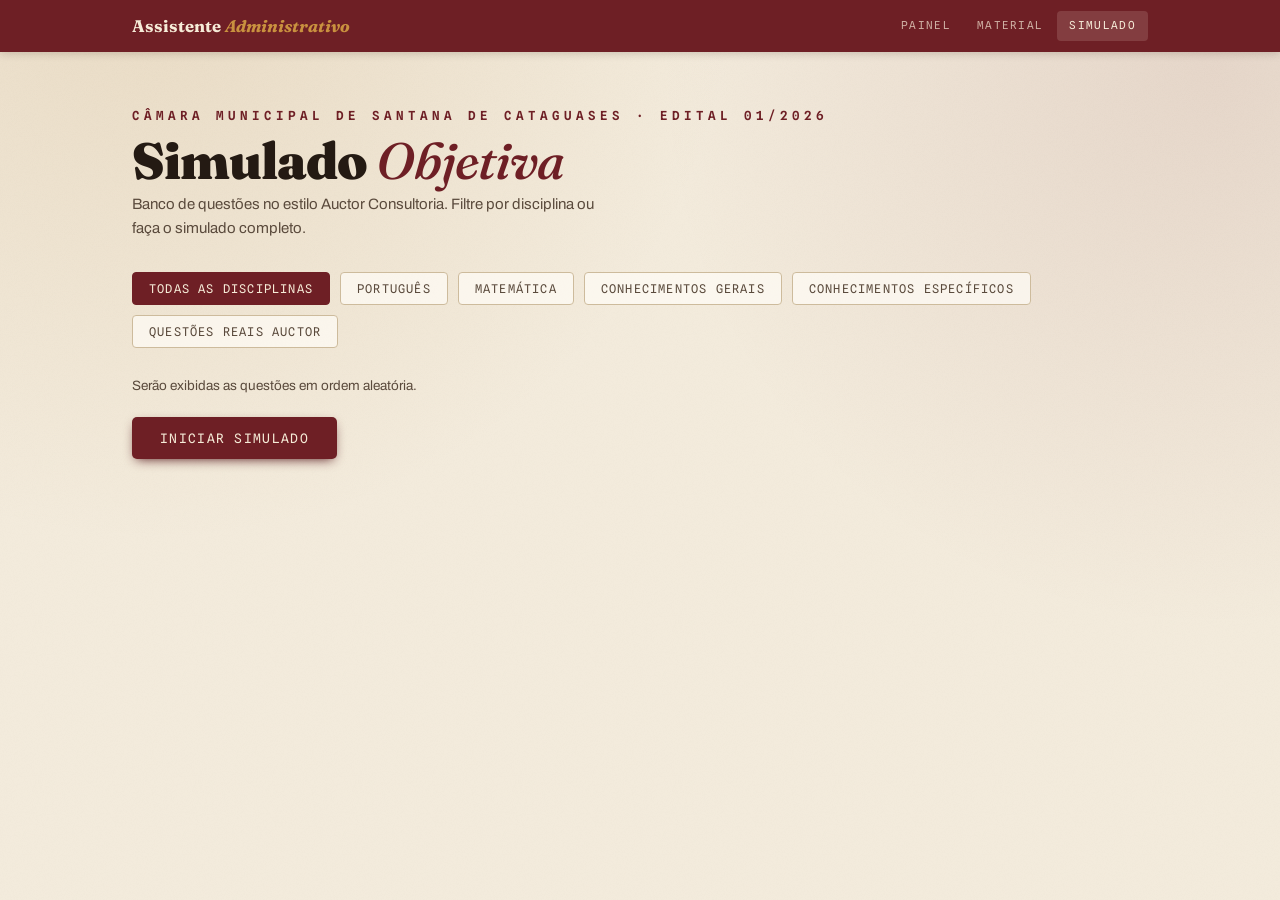
<file: simulado.html>
<!DOCTYPE html>
<html lang="pt-BR">
<head>
<meta charset="UTF-8">
<meta name="viewport" content="width=device-width, initial-scale=1.0">
<title>Simulado — Assistente Administrativo</title>
<link rel="preconnect" href="https://fonts.googleapis.com">
<link rel="preconnect" href="https://fonts.gstatic.com" crossorigin>
<link href="https://fonts.googleapis.com/css2?family=Fraunces:ital,opsz,wght@0,9..144,400;0,9..144,600;0,9..144,900;1,9..144,500&family=Archivo:wght@400;500;600;700&family=Spline+Sans+Mono:wght@400;600&display=swap" rel="stylesheet">
<link rel="stylesheet" href="css/shared.css">
<link rel="stylesheet" href="css/simulado.css">
</head>
<body>

<nav class="sitenav">
  <div class="nav-inner">
    <a href="index.html" class="nav-brand">Assistente <em>Administrativo</em></a>
    <div class="nav-links">
      <a href="index.html">Painel</a>
      <a href="material.html">Material</a>
      <a href="simulado.html" class="active">Simulado</a>
    </div>
  </div>
</nav>

<div class="wrap">

  <!-- START SCREEN -->
  <div class="start-screen" id="startScreen">
    <div class="kicker">Câmara Municipal de Santana de Cataguases · Edital 01/2026</div>
    <h1>Simulado <em>Objetiva</em></h1>
    <p class="sub">Banco de questões no estilo Auctor Consultoria. Filtre por disciplina ou faça o simulado completo.</p>
    <div class="disc-filters">
      <button class="filter-btn active" data-disc="all">Todas as disciplinas</button>
      <button class="filter-btn" data-disc="port">Português</button>
      <button class="filter-btn" data-disc="mat">Matemática</button>
      <button class="filter-btn" data-disc="cg">Conhecimentos Gerais</button>
      <button class="filter-btn" data-disc="ce">Conhecimentos Específicos</button>
      <button class="filter-btn" data-disc="real">Questões Reais Auctor</button>
    </div>
    <p class="start-meta" id="startMeta">Serão exibidas as questões em ordem aleatória.</p>
    <button class="btn-primary" id="startBtn">Iniciar simulado</button>
  </div>

  <!-- QUIZ SCREEN -->
  <div class="quiz-screen" id="quizScreen">
    <div class="quiz-header">
      <span class="quiz-progress-text" id="progressText">Questão 1 de 50</span>
      <div class="quiz-bar-track"><div class="quiz-bar-fill" id="progressBar"></div></div>
      <span class="quiz-score-badge" id="scoreBadge">0 / 0</span>
    </div>
    <div class="q-card">
      <div class="q-disc-tag" id="qDisc"></div>
      <div class="q-topic" id="qTopic"></div>
      <div class="q-text" id="qText"></div>
      <div class="opts" id="opts"></div>
      <div class="feedback" id="feedback">
        <div class="fb-title" id="fbTitle"></div>
        <div id="fbText"></div>
      </div>
    </div>
    <div class="quiz-nav">
      <button class="btn-next" id="nextBtn">Próxima questão →</button>
    </div>
  </div>

  <!-- RESULTS SCREEN -->
  <div class="results-screen" id="resultsScreen">
    <div class="kicker">Simulado encerrado</div>
    <div class="result-big" id="rScore">0%</div>
    <p class="result-sub" id="rSubtitle"></p>
    <div class="result-grid" id="resultGrid"></div>
    <div class="results-review">
      <h3>Revisão das questões</h3>
      <div id="reviewList"></div>
    </div>
    <div class="restart-row">
      <button class="btn-primary" id="restartBtn">Refazer simulado</button>
      <button class="btn-sec" id="backBtn">Escolher filtro</button>
    </div>
  </div>

</div>
<script src="js/simulado.js"></script>
</body>
</html>
</file>
<file: css/shared.css>
:root{
    --paper:#f3ebdc;
    --paper-2:#eaddc6;
    --ink:#241a13;
    --ink-soft:#5a4a3c;
    --oxblood:#6e1f25;
    --oxblood-deep:#54161b;
    --gold:#a9762f;
    --gold-bright:#c9913f;
    --line:#cdbb9c;
    --green:#3f6b3a;
    --shadow:rgba(54,30,14,.18);
    --red:#8b2020;
  }
  *{box-sizing:border-box;margin:0;padding:0}
  html{scroll-behavior:smooth}
  body{
    font-family:'Archivo',sans-serif;
    background:
      radial-gradient(circle at 12% -5%, rgba(169,118,47,.14), transparent 40%),
      radial-gradient(circle at 95% 8%, rgba(110,31,37,.10), transparent 38%),
      var(--paper);
    color:var(--ink);
    line-height:1.55;
    -webkit-font-smoothing:antialiased;
    min-height:100vh;
  }
  body::before{
    content:"";position:fixed;inset:0;pointer-events:none;z-index:0;opacity:.5;
    background-image:url("data:image/svg+xml,%3Csvg xmlns='http://www.w3.org/2000/svg' width='160' height='160'%3E%3Cfilter id='n'%3E%3CfeTurbulence type='fractalNoise' baseFrequency='0.9' numOctaves='2'/%3E%3C/filter%3E%3Crect width='100%25' height='100%25' filter='url(%23n)' opacity='0.04'/%3E%3C/svg%3E");
  }
  .wrap{position:relative;z-index:1;max-width:1060px;margin:0 auto;padding:0 22px 90px}

/* NAV */
  .sitenav{background:var(--oxblood);position:sticky;top:0;z-index:100;box-shadow:0 2px 8px var(--shadow)}
  .nav-inner{max-width:1060px;margin:0 auto;padding:0 22px;display:flex;align-items:center;justify-content:space-between;height:52px}
  .nav-brand{font-family:'Fraunces',serif;font-weight:700;font-size:1.05rem;color:#f6ecd8;text-decoration:none}
  .nav-brand em{color:var(--gold-bright);font-style:italic}
  .nav-links{display:flex;gap:2px}
  .nav-links a{font-family:'Spline Sans Mono',monospace;font-size:11px;letter-spacing:.12em;text-transform:uppercase;color:rgba(246,236,216,.7);text-decoration:none;padding:6px 12px;border-radius:4px;transition:all .18s}
  .nav-links a:hover,.nav-links a.active{background:rgba(246,236,216,.15);color:#f6ecd8}

/* ---------- MOBILE ---------- */
@media(max-width:600px){
  .wrap{padding-left:16px;padding-right:16px}
  .nav-inner{padding:0 16px;height:48px}
  .nav-brand{font-size:.95rem}
  .nav-links a{padding:6px 9px;font-size:10px;letter-spacing:.08em}
}
</file>
<file: css/index.css>
/* ---------- HEADER ---------- */
  header{padding:54px 0 30px;border-bottom:3px double var(--oxblood)}
  .kicker{
    font-family:'Spline Sans Mono',monospace;font-size:12.5px;letter-spacing:.32em;
    text-transform:uppercase;color:var(--oxblood);font-weight:600;
  }
  h1{
    font-family:'Fraunces',serif;font-weight:900;font-size:clamp(2.5rem,6vw,4.1rem);
    line-height:.98;letter-spacing:-.02em;margin:.18em 0 .15em;color:var(--ink);
  }
  h1 em{font-style:italic;color:var(--oxblood);font-weight:500}
  .sub{font-size:15px;color:var(--ink-soft);max-width:60ch}
  .facts{display:flex;flex-wrap:wrap;gap:10px;margin-top:26px}
  .fact{
    background:rgba(255,253,247,.7);border:1px solid var(--line);border-radius:3px;
    padding:9px 15px;display:flex;flex-direction:column;gap:2px;box-shadow:0 1px 0 var(--shadow);
  }
  .fact .lbl{font-family:'Spline Sans Mono',monospace;font-size:10px;letter-spacing:.14em;text-transform:uppercase;color:var(--gold)}
  .fact .val{font-family:'Fraunces',serif;font-size:18px;font-weight:600;color:var(--ink)}

  /* ---------- COUNTDOWN + PROGRESS BAND ---------- */
  .band{
    display:grid;grid-template-columns:1fr 1.4fr;gap:18px;margin-top:34px;
  }
  @media(max-width:720px){.band{grid-template-columns:1fr}}
  .panel{
    background:linear-gradient(155deg,var(--oxblood),var(--oxblood-deep));
    color:#f6ecd8;border-radius:6px;padding:22px 24px;position:relative;overflow:hidden;
    box-shadow:0 10px 26px -12px var(--oxblood-deep);
  }
  .panel::after{content:"";position:absolute;right:-30px;top:-30px;width:140px;height:140px;
    border:1px solid rgba(246,236,216,.18);border-radius:50%}
  .panel .ttl{font-family:'Spline Sans Mono',monospace;font-size:11px;letter-spacing:.2em;text-transform:uppercase;opacity:.8}
  .count{font-family:'Fraunces',serif;font-weight:900;font-size:3.4rem;line-height:1;margin:6px 0 2px}
  .count small{font-size:1rem;font-weight:500;opacity:.85;font-family:'Archivo'}
  .panel .date{font-size:13px;opacity:.85}

  .progress-panel{background:rgba(255,253,247,.72);border:1px solid var(--line);border-radius:6px;padding:20px 24px}
  .progress-panel .ttl{font-family:'Spline Sans Mono',monospace;font-size:11px;letter-spacing:.2em;text-transform:uppercase;color:var(--gold)}
  .pct{font-family:'Fraunces',serif;font-weight:900;font-size:2.6rem;color:var(--oxblood);line-height:1;margin:2px 0 12px}
  .pct small{font-size:1rem;color:var(--ink-soft);font-family:'Archivo';font-weight:500}
  .bars{display:flex;flex-direction:column;gap:10px}
  .barrow{display:grid;grid-template-columns:130px 1fr 42px;align-items:center;gap:10px;font-size:13px}
  .barrow .nm{color:var(--ink-soft);font-weight:500}
  .track{height:9px;background:var(--paper-2);border-radius:20px;overflow:hidden;border:1px solid var(--line)}
  .fill{height:100%;width:0;background:linear-gradient(90deg,var(--gold),var(--gold-bright));border-radius:20px;transition:width .5s cubic-bezier(.4,0,.2,1)}
  .barrow .n{font-family:'Spline Sans Mono',monospace;font-size:12px;color:var(--oxblood);text-align:right;font-weight:600}

  /* ---------- SECTION TITLES ---------- */
  .sec-head{display:flex;align-items:baseline;gap:14px;margin:54px 0 8px}
  .sec-head h2{font-family:'Fraunces',serif;font-size:1.9rem;font-weight:900;letter-spacing:-.01em}
  .sec-head .rule{flex:1;height:1px;background:var(--line)}
  .sec-head .badge{font-family:'Spline Sans Mono',monospace;font-size:11px;letter-spacing:.14em;color:var(--gold);text-transform:uppercase}

  /* ---------- PROVA TABLE ---------- */
  .prova{margin-top:16px;border:1px solid var(--line);border-radius:6px;overflow:hidden;background:rgba(255,253,247,.6)}
  table{width:100%;border-collapse:collapse;font-size:14px}
  thead th{
    background:var(--oxblood);color:#f6ecd8;font-family:'Spline Sans Mono',monospace;
    font-size:11px;letter-spacing:.1em;text-transform:uppercase;font-weight:600;padding:11px 14px;text-align:left}
  thead th.num{text-align:center}
  tbody td{padding:11px 14px;border-top:1px solid var(--line)}
  tbody td.num{text-align:center;font-family:'Spline Sans Mono',monospace;font-weight:600;color:var(--oxblood)}
  tbody tr td:first-child{font-weight:600}
  tfoot td{padding:11px 14px;border-top:2px solid var(--oxblood);font-family:'Fraunces',serif;font-weight:700;font-size:15px}
  tfoot td.num{text-align:center;color:var(--oxblood)}
  .rules{margin-top:12px;font-size:13.5px;color:var(--ink-soft);display:flex;flex-wrap:wrap;gap:8px 22px}
  .rules b{color:var(--oxblood);font-weight:700}

  /* ---------- CHECKLIST ---------- */
  .disc{margin-top:18px;border:1px solid var(--line);border-radius:6px;overflow:hidden;background:rgba(255,253,247,.55)}
  .disc-head{
    display:flex;align-items:center;gap:14px;padding:14px 18px;cursor:pointer;user-select:none;
    background:rgba(234,221,198,.5);transition:background .2s}
  .disc-head:hover{background:rgba(234,221,198,.9)}
  .disc-head .chev{transition:transform .25s;color:var(--oxblood);font-size:13px}
  .disc.collapsed .chev{transform:rotate(-90deg)}
  .disc-head h3{font-family:'Fraunces',serif;font-size:1.25rem;font-weight:600;flex:1}
  .disc-head .mini{font-family:'Spline Sans Mono',monospace;font-size:11px;color:var(--ink-soft);letter-spacing:.05em}
  .disc-body{max-height:4000px;overflow:hidden;transition:max-height .35s ease}
  .disc.collapsed .disc-body{max-height:0}
  .group{padding:8px 18px 4px}
  .group .gname{
    font-family:'Spline Sans Mono',monospace;font-size:10.5px;letter-spacing:.16em;text-transform:uppercase;
    color:var(--gold);margin:10px 0 6px;border-bottom:1px dashed var(--line);padding-bottom:5px}
  .item{display:flex;align-items:flex-start;gap:11px;padding:7px 6px;border-radius:4px;cursor:pointer;transition:background .15s}
  .item:hover{background:rgba(169,118,47,.08)}
  .box{
    flex:none;width:19px;height:19px;border:1.8px solid var(--oxblood);border-radius:4px;margin-top:1px;
    display:flex;align-items:center;justify-content:center;transition:all .18s;background:transparent}
  .box svg{width:12px;height:12px;opacity:0;transform:scale(.5);transition:all .18s;stroke:#fff;stroke-width:3.4;fill:none}
  .item.done .box{background:var(--green);border-color:var(--green)}
  .item.done .box svg{opacity:1;transform:scale(1)}
  .item .txt{font-size:14.5px;color:var(--ink);transition:color .18s}
  .item.done .txt{color:var(--ink-soft);text-decoration:line-through;text-decoration-color:var(--gold)}
  .disc-foot{padding:10px 18px 16px}
  .dtrack{height:6px;background:var(--paper-2);border-radius:20px;overflow:hidden;border:1px solid var(--line)}
  .dfill{height:100%;width:0;background:linear-gradient(90deg,var(--green),#5a8a52);border-radius:20px;transition:width .4s}

  /* ---------- CRONOGRAMA ---------- */
  .timeline{margin-top:18px;position:relative;padding-left:26px}
  .timeline::before{content:"";position:absolute;left:7px;top:6px;bottom:6px;width:2px;background:var(--line)}
  .tl{position:relative;padding:9px 0 9px 14px}
  .tl::before{content:"";position:absolute;left:-23px;top:14px;width:11px;height:11px;border-radius:50%;
    background:var(--paper);border:2.5px solid var(--gold)}
  .tl.key::before{background:var(--oxblood);border-color:var(--oxblood);box-shadow:0 0 0 4px rgba(110,31,37,.15)}
  .tl.past::before{background:var(--line);border-color:var(--line)}
  .tl .dt{font-family:'Spline Sans Mono',monospace;font-size:12px;color:var(--oxblood);font-weight:600}
  .tl.past .dt{color:var(--ink-soft)}
  .tl .ev{font-size:14px;color:var(--ink)}
  .tl.key .ev{font-weight:700}
  .tl .tag{font-family:'Spline Sans Mono',monospace;font-size:9.5px;letter-spacing:.12em;text-transform:uppercase;
    background:var(--oxblood);color:#f6ecd8;padding:2px 7px;border-radius:3px;margin-left:8px;vertical-align:middle}

  footer{margin-top:60px;padding-top:22px;border-top:1px solid var(--line);font-size:12.5px;color:var(--ink-soft);
    display:flex;flex-wrap:wrap;justify-content:space-between;gap:10px}
  footer .reset{font-family:'Spline Sans Mono',monospace;font-size:11px;letter-spacing:.08em;color:var(--oxblood);
    background:none;border:1px solid var(--line);border-radius:4px;padding:6px 12px;cursor:pointer;text-transform:uppercase;transition:all .2s}
  footer .reset:hover{background:var(--oxblood);color:#f6ecd8;border-color:var(--oxblood)}

  .anim{opacity:0;transform:translateY(14px);animation:rise .7s cubic-bezier(.2,.7,.3,1) forwards}
  @keyframes rise{to{opacity:1;transform:none}}

/* ---------- MOBILE ---------- */
@media(max-width:600px){
  header{padding:34px 0 22px}
  h1{font-size:clamp(2rem,11vw,2.6rem)}
  .facts{gap:7px}
  .fact{padding:7px 11px}
  .fact .val{font-size:16px}
  .band{margin-top:24px}
  .panel{padding:18px}
  .count{font-size:2.7rem}
  .progress-panel{padding:16px 18px}
  .barrow{grid-template-columns:92px 1fr 38px;gap:8px;font-size:12px}
  .sec-head{margin:40px 0 8px;gap:10px}
  .sec-head h2{font-size:1.5rem}
  .prova{overflow-x:auto;-webkit-overflow-scrolling:touch}
  .prova table{min-width:420px}
  .disc-head{padding:12px 14px}
  .disc-head h3{font-size:1.1rem}
  .group{padding:8px 14px 4px}
  footer{flex-direction:column;align-items:flex-start}
}
</file>
<file: css/material.css>
/* HEADER */
header{padding:54px 0 30px;border-bottom:3px double var(--oxblood);margin-bottom:36px}
.kicker{font-family:'Spline Sans Mono',monospace;font-size:12.5px;letter-spacing:.32em;text-transform:uppercase;color:var(--oxblood);font-weight:600}
h1{font-family:'Fraunces',serif;font-weight:900;font-size:clamp(2rem,5vw,3.2rem);line-height:.98;letter-spacing:-.02em;margin:.2em 0 .15em;color:var(--ink)}
h1 em{font-style:italic;color:var(--oxblood);font-weight:500}
.sub{font-size:15px;color:var(--ink-soft);max-width:60ch}

/* TABS */
.tabs{display:flex;gap:4px;margin-bottom:28px;border-bottom:2px solid var(--line);padding-bottom:0}
.tab-btn{font-family:'Spline Sans Mono',monospace;font-size:12px;letter-spacing:.1em;text-transform:uppercase;padding:10px 18px;border:none;background:transparent;cursor:pointer;color:var(--ink-soft);border-bottom:3px solid transparent;margin-bottom:-2px;transition:all .18s}
.tab-btn.active,.tab-btn:hover{color:var(--oxblood)}
.tab-btn.active{border-bottom-color:var(--oxblood);font-weight:600}
.tab-panel{display:none}
.tab-panel.active{display:block}

/* ACCORDION */
.acc{border:1px solid var(--line);border-radius:6px;overflow:hidden;margin-bottom:16px;background:rgba(255,253,247,.55)}
.acc-head{display:flex;align-items:center;gap:14px;padding:14px 20px;cursor:pointer;user-select:none;background:rgba(234,221,198,.45);transition:background .2s}
.acc-head:hover{background:rgba(234,221,198,.85)}
.acc-head .chev{color:var(--oxblood);font-size:13px;transition:transform .25s}
.acc.open .chev{transform:none}
.acc:not(.open) .chev{transform:rotate(-90deg)}
.acc-head h3{font-family:'Fraunces',serif;font-size:1.15rem;font-weight:600;flex:1;color:var(--ink)}
.acc-head .badge{font-family:'Spline Sans Mono',monospace;font-size:10px;letter-spacing:.12em;text-transform:uppercase;color:var(--gold)}
.acc-body{max-height:0;overflow:hidden;transition:max-height .35s ease}
.acc.open .acc-body{max-height:8000px}
.acc-content{padding:18px 22px 20px}

/* CONTENT STYLES */
.topic-section{margin-bottom:22px}
.topic-title{font-family:'Spline Sans Mono',monospace;font-size:10.5px;letter-spacing:.18em;text-transform:uppercase;color:var(--gold);margin-bottom:10px;padding-bottom:5px;border-bottom:1px dashed var(--line)}
.content-block{margin-bottom:16px}
.content-block p{font-size:14.5px;color:var(--ink);margin-bottom:8px;line-height:1.65}
.content-block ul,.content-block ol{padding-left:20px;margin-bottom:8px}
.content-block li{font-size:14px;color:var(--ink);margin-bottom:5px;line-height:1.6}
.content-block li strong{color:var(--oxblood)}
.content-block .note{background:rgba(169,118,47,.1);border-left:3px solid var(--gold);padding:10px 14px;border-radius:0 4px 4px 0;font-size:13.5px;color:var(--ink-soft);margin:10px 0}
.content-block .alert{background:rgba(110,31,37,.07);border-left:3px solid var(--oxblood);padding:10px 14px;border-radius:0 4px 4px 0;font-size:13.5px;color:var(--ink);margin:10px 0}
.content-block .alert strong{color:var(--oxblood)}
table.mat{width:100%;border-collapse:collapse;font-size:13.5px;margin:12px 0}
table.mat th{background:var(--oxblood);color:#f6ecd8;font-family:'Spline Sans Mono',monospace;font-size:10.5px;letter-spacing:.08em;text-transform:uppercase;padding:9px 12px;text-align:left}
table.mat td{padding:9px 12px;border-top:1px solid var(--line);vertical-align:top}
table.mat tr:nth-child(even) td{background:rgba(234,221,198,.3)}

/* ---------- MOBILE ---------- */
@media(max-width:600px){
  header{padding:34px 0 22px;margin-bottom:24px}
  h1{font-size:clamp(1.9rem,10vw,2.4rem)}
  .tabs{overflow-x:auto;-webkit-overflow-scrolling:touch;flex-wrap:nowrap}
  .tab-btn{padding:9px 12px;white-space:nowrap;flex:none}
  .acc-head{padding:12px 15px}
  .acc-head h3{font-size:1.05rem}
  .acc-content{padding:16px 15px 18px}
  .content-block{overflow-x:auto;-webkit-overflow-scrolling:touch}
  table.mat{min-width:460px}
}
</file>
<file: css/simulado.css>
/* START SCREEN */
.start-screen{padding:54px 0 30px}
.kicker{font-family:'Spline Sans Mono',monospace;font-size:12.5px;letter-spacing:.32em;text-transform:uppercase;color:var(--oxblood);font-weight:600}
h1{font-family:'Fraunces',serif;font-weight:900;font-size:clamp(2rem,5vw,3.2rem);line-height:.98;letter-spacing:-.02em;margin:.2em 0 .15em;color:var(--ink)}
h1 em{font-style:italic;color:var(--oxblood);font-weight:500}
.sub{font-size:15px;color:var(--ink-soft);max-width:54ch;margin-bottom:32px}
.disc-filters{display:flex;flex-wrap:wrap;gap:10px;margin-bottom:28px}
.filter-btn{font-family:'Spline Sans Mono',monospace;font-size:12px;letter-spacing:.1em;text-transform:uppercase;padding:8px 16px;border-radius:4px;border:1.5px solid var(--line);background:rgba(255,253,247,.7);color:var(--ink-soft);cursor:pointer;transition:all .18s}
.filter-btn.active,.filter-btn:hover{background:var(--oxblood);color:#f6ecd8;border-color:var(--oxblood)}
.start-meta{font-size:13.5px;color:var(--ink-soft);margin-bottom:20px}
.start-meta b{color:var(--ink)}
.btn-primary{font-family:'Spline Sans Mono',monospace;font-size:13px;letter-spacing:.1em;text-transform:uppercase;padding:13px 28px;border-radius:5px;border:none;background:var(--oxblood);color:#f6ecd8;cursor:pointer;transition:all .2s;box-shadow:0 4px 12px -4px var(--oxblood-deep)}
.btn-primary:hover{background:var(--oxblood-deep);transform:translateY(-1px)}

/* QUIZ SCREEN */
.quiz-screen{padding:36px 0 30px;display:none}
.quiz-header{display:flex;align-items:center;justify-content:space-between;margin-bottom:24px;gap:12px}
.quiz-progress-text{font-family:'Spline Sans Mono',monospace;font-size:12px;color:var(--ink-soft);letter-spacing:.06em}
.quiz-score-badge{font-family:'Spline Sans Mono',monospace;font-size:12px;background:rgba(255,253,247,.8);border:1px solid var(--line);border-radius:4px;padding:5px 12px;color:var(--oxblood);font-weight:600}
.quiz-bar-track{flex:1;height:6px;background:var(--paper-2);border-radius:20px;overflow:hidden;border:1px solid var(--line)}
.quiz-bar-fill{height:100%;width:0;background:linear-gradient(90deg,var(--gold),var(--gold-bright));border-radius:20px;transition:width .4s cubic-bezier(.4,0,.2,1)}

.q-card{background:rgba(255,253,247,.75);border:1px solid var(--line);border-radius:8px;padding:26px 28px;margin-bottom:18px;box-shadow:0 4px 14px -8px var(--shadow)}
.q-disc-tag{font-family:'Spline Sans Mono',monospace;font-size:10px;letter-spacing:.16em;text-transform:uppercase;color:var(--gold);margin-bottom:8px}
.q-topic{font-size:12px;color:var(--ink-soft);margin-bottom:14px;display:flex;align-items:center;flex-wrap:wrap;gap:8px}
.real-badge{font-family:'Spline Sans Mono',monospace;font-size:10px;letter-spacing:.1em;text-transform:uppercase;background:rgba(63,107,58,.15);color:var(--green);border:1px solid rgba(63,107,58,.3);padding:2px 8px;border-radius:3px;font-weight:600}
.q-text{font-size:15.5px;color:var(--ink);line-height:1.65;white-space:pre-wrap}

.opts{display:flex;flex-direction:column;gap:10px;margin-top:20px}
.opt-btn{display:flex;align-items:flex-start;gap:13px;padding:13px 16px;border-radius:6px;border:1.5px solid var(--line);background:rgba(255,253,247,.6);cursor:pointer;text-align:left;transition:all .18s;font-size:14.5px;color:var(--ink);line-height:1.5}
.opt-btn:hover:not(:disabled){background:rgba(169,118,47,.1);border-color:var(--gold)}
.opt-btn .opt-letter{font-family:'Spline Sans Mono',monospace;font-size:13px;font-weight:600;color:var(--oxblood);min-width:20px;margin-top:1px}
.opt-btn.correct{background:rgba(63,107,58,.12);border-color:var(--green);color:var(--ink)}
.opt-btn.wrong{background:rgba(139,32,32,.1);border-color:var(--red);color:var(--ink)}
.opt-btn.reveal{background:rgba(63,107,58,.08);border-color:var(--green)}
.opt-btn:disabled{cursor:default}

.feedback{margin-top:16px;padding:16px 20px;border-radius:6px;font-size:14px;line-height:1.6;display:none}
.feedback.correct-fb{background:rgba(63,107,58,.12);border:1px solid var(--green)}
.feedback.wrong-fb{background:rgba(139,32,32,.08);border:1px solid var(--red)}
.feedback .fb-title{font-family:'Spline Sans Mono',monospace;font-size:11px;letter-spacing:.12em;text-transform:uppercase;font-weight:600;margin-bottom:7px}
.feedback.correct-fb .fb-title{color:var(--green)}
.feedback.wrong-fb .fb-title{color:var(--red)}

.quiz-nav{display:flex;justify-content:flex-end;margin-top:18px}
.btn-next{font-family:'Spline Sans Mono',monospace;font-size:12px;letter-spacing:.1em;text-transform:uppercase;padding:10px 24px;border-radius:4px;border:none;background:var(--oxblood);color:#f6ecd8;cursor:pointer;transition:all .18s;display:none}
.btn-next:hover{background:var(--oxblood-deep)}

/* RESULTS SCREEN */
.results-screen{padding:36px 0 30px;display:none}
.result-big{font-family:'Fraunces',serif;font-weight:900;font-size:clamp(3rem,10vw,5.5rem);color:var(--oxblood);line-height:1;margin:8px 0 4px}
.result-sub{font-size:15px;color:var(--ink-soft);margin-bottom:32px}
.result-grid{display:grid;grid-template-columns:repeat(auto-fit,minmax(180px,1fr));gap:14px;margin-bottom:32px}
.result-card{background:rgba(255,253,247,.75);border:1px solid var(--line);border-radius:6px;padding:16px 18px}
.result-card .rc-label{font-family:'Spline Sans Mono',monospace;font-size:10px;letter-spacing:.14em;text-transform:uppercase;color:var(--gold);margin-bottom:6px}
.result-card .rc-val{font-family:'Fraunces',serif;font-size:1.9rem;font-weight:700;color:var(--ink)}
.result-card .rc-sub{font-size:12px;color:var(--ink-soft);margin-top:2px}
.result-card.pass .rc-val{color:var(--green)}
.result-card.fail .rc-val{color:var(--red)}

.results-review{margin-top:8px}
.results-review h3{font-family:'Fraunces',serif;font-size:1.3rem;font-weight:700;margin-bottom:16px}
.review-item{margin-bottom:14px;border:1px solid var(--line);border-radius:6px;overflow:hidden}
.review-item-head{display:flex;align-items:center;gap:10px;padding:10px 14px;background:rgba(234,221,198,.4)}
.review-item-head .ri-num{font-family:'Spline Sans Mono',monospace;font-size:11px;color:var(--ink-soft)}
.review-item-head .ri-tag{font-family:'Spline Sans Mono',monospace;font-size:10px;letter-spacing:.1em;text-transform:uppercase;padding:2px 8px;border-radius:3px;font-weight:600}
.ri-tag.correct-tag{background:rgba(63,107,58,.18);color:var(--green)}
.ri-tag.wrong-tag{background:rgba(139,32,32,.12);color:var(--red)}
.review-item-body{padding:12px 14px;font-size:13.5px;color:var(--ink-soft)}
.review-item-body .ri-q{color:var(--ink);margin-bottom:6px;font-size:14px}
.review-item-body .ri-ans{margin-bottom:4px}
.review-item-body .ri-exp{font-style:italic;font-size:13px;border-left:2px solid var(--gold);padding-left:10px;margin-top:8px}

.restart-row{display:flex;gap:12px;flex-wrap:wrap;margin-top:28px}
.btn-sec{font-family:'Spline Sans Mono',monospace;font-size:12px;letter-spacing:.1em;text-transform:uppercase;padding:10px 20px;border-radius:4px;border:1.5px solid var(--oxblood);background:transparent;color:var(--oxblood);cursor:pointer;transition:all .18s}
.btn-sec:hover{background:var(--oxblood);color:#f6ecd8}

/* ---------- MOBILE ---------- */
@media(max-width:600px){
  .start-screen{padding:34px 0 22px}
  .quiz-screen,.results-screen{padding:24px 0 22px}
  h1{font-size:clamp(1.9rem,10vw,2.4rem)}
  .disc-filters{gap:8px}
  .filter-btn{padding:7px 12px;font-size:11px}
  .quiz-header{flex-wrap:wrap;gap:10px}
  .quiz-progress-text{order:1}
  .quiz-score-badge{order:2;margin-left:auto}
  .quiz-bar-track{order:3;flex-basis:100%}
  .q-card{padding:20px 17px}
  .q-text{font-size:14.5px}
  .opt-btn{font-size:14px;padding:12px 14px}
  .result-big{font-size:3.2rem}
  .result-grid{grid-template-columns:repeat(auto-fit,minmax(140px,1fr))}
  .btn-primary{width:100%}
  .restart-row{flex-direction:column}
  .restart-row .btn-primary,.restart-row .btn-sec{width:100%;text-align:center}
}
</file>
